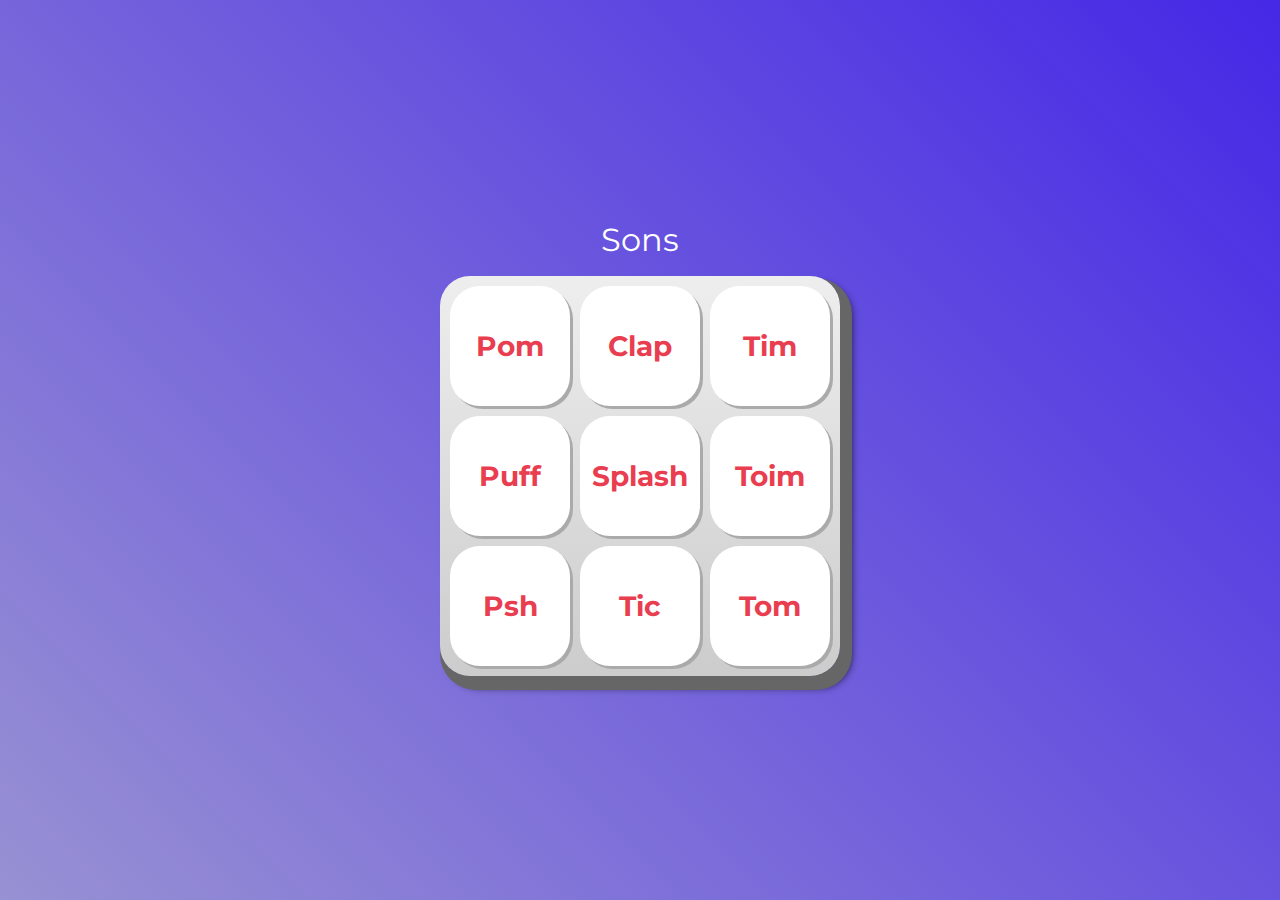
<file: Curso AluraMid/index.html>
<!DOCTYPE html>
<html lang="pt-BR">
<!--Curso JavaScript para Web: Crie páginas dinâmicas-->

<head>
    <meta charset="UTF-8">
    <meta http-equiv="X-UA-Compatible" content="IE=edge">
    <meta name="viewport" content="width=device-width, initial-scale=1.0">

    <title>Music</title>

    <link rel="preconnect" href="https://fonts.googleapis.com">
    <link rel="preconnect" href="https://fonts.gstatic.com" crossorigin>
    <link href="https://fonts.googleapis.com/css2?family=Montserrat:wght@500;600&display=swap" rel="stylesheet">

    <link rel="icon" type="image/png" href="images/bateria.png">
    <link rel="stylesheet" href="css/reset.css">
    <link rel="stylesheet" href="css/estilos.css">

</head>

<body>

    <h1>Sons</h1>

    <section class="teclado">
        <button class="tecla tecla_pom">Pom</button>
        <button class="tecla tecla_clap">Clap</button>
        <button class="tecla tecla_tim">Tim</button>

        <button class="tecla tecla_puff">Puff</button>
        <button class="tecla tecla_splash">Splash</button>
        <button class="tecla tecla_toim">Toim</button>

        <button class="tecla tecla_psh">Psh</button>
        <button class="tecla tecla_tic">Tic</button>
        <button class="tecla tecla_tom">Tom</button>
    </section>

    <audio src="sounds/keyq.wav" id="som_tecla_pom"></audio>
    <audio src="sounds/keyw.wav" id="som_tecla_clap"></audio>
    <audio src="sounds/keye.wav" id="som_tecla_tim"></audio>
    <audio src="sounds/keya.wav" id="som_tecla_puff"></audio>
    <audio src="sounds/keys.wav" id="som_tecla_splash"></audio>
    <audio src="sounds/keyd.wav" id="som_tecla_toim"></audio>
    <audio src="sounds/keyz.wav" id="som_tecla_psh"></audio>
    <audio src="sounds/keyx.wav" id="som_tecla_tic"></audio>
    <audio src="sounds/keyc.wav" id="som_tecla_tom"></audio>

    <script src="./main3.js"></script>

</body>

</html>
</file>
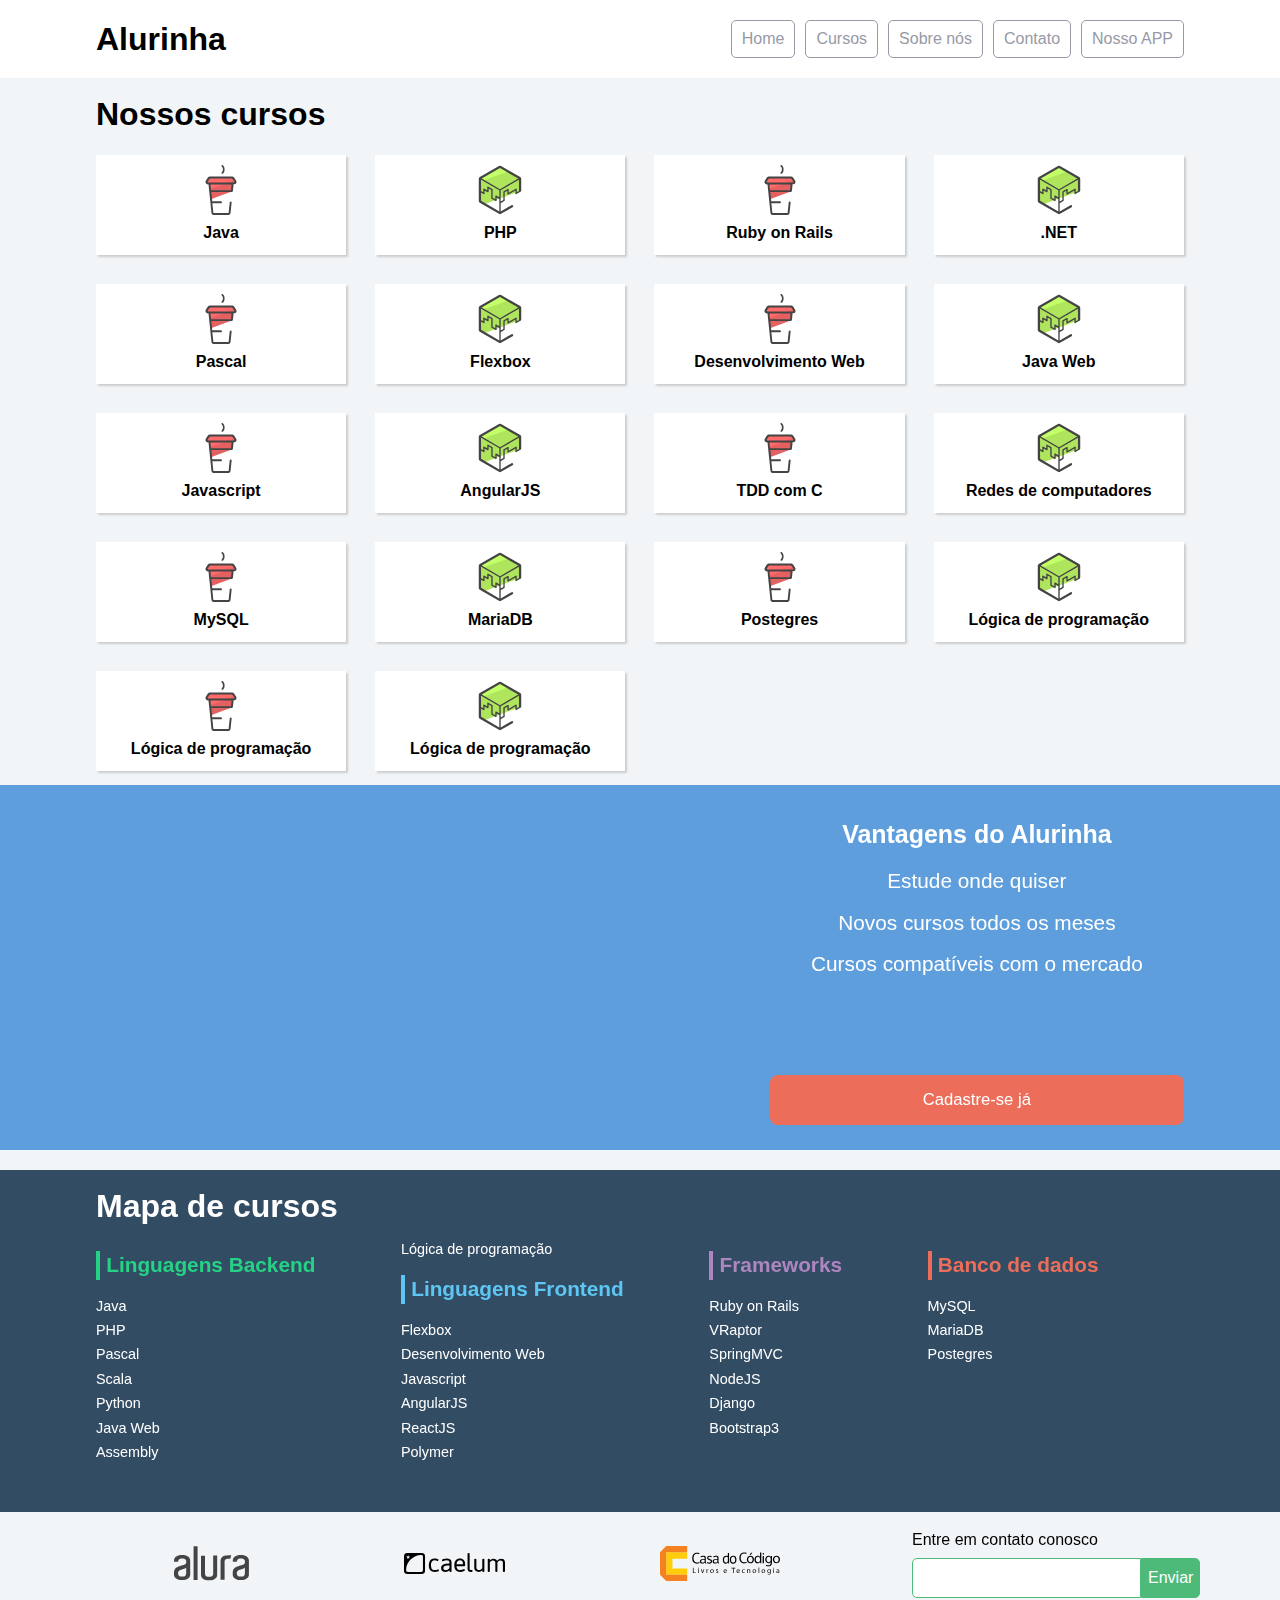
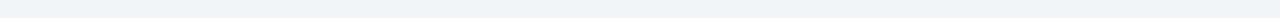
<file: Curso CSS Flexbox/index.html>
<!doctype html>
<html>
<head>
	<meta charset="utf-8">
	<meta name="viewport" content="width=device-width, initial-scale=1">
	<title>Alurinha | Cursos online</title>
	<link rel="stylesheet" href="css/reset.css">
	<link rel="stylesheet" href="css/style.css">
	<link rel="stylesheet" href="css/flexbox.css">
</head>
<body>

	<header class="cabecalhoPrincipal">
		<div class="container">
			<h1 class="cabecalhoPrincipal-titulo">
				<a href="#">Alurinha</a>
			</h1>

			<nav class="cabecalhoPrincipal-nav">
				<a class="cabecalhoPrincipal-nav-link" href="#">Home</a>
				<a class="cabecalhoPrincipal-nav-link" href="#">Cursos</a>
				<a class="cabecalhoPrincipal-nav-link" href="#">Sobre nós</a>
				<a class="cabecalhoPrincipal-nav-link" href="#">Contato</a>
				<a class="cabecalhoPrincipal-nav-link cabecalhoPrincipal-nav-link-app" href="#">Nosso APP</a>
			</nav>
		</div>

	</header>

	<main class="conteudoPrincipal">
		<div class="container">
			<h2 class="subtitulo">Nossos cursos</h2>

			<nav>
				<ul class="conteudoPrincipal-cursos">
					<li class="conteudoPrincipal-cursos-link"><a href="#">Java</a></li>
					<li class="conteudoPrincipal-cursos-link"><a href="#">PHP</a></li>
					<li class="conteudoPrincipal-cursos-link"><a href="#">Ruby on Rails</a></li>
					<li class="conteudoPrincipal-cursos-link"><a href="#">.NET</a></li>
					<li class="conteudoPrincipal-cursos-link"><a href="#">Pascal</a></li>
					<li class="conteudoPrincipal-cursos-link"><a href="#">Flexbox</a></li>
					<li class="conteudoPrincipal-cursos-link"><a href="#">Desenvolvimento Web</a></li>
					<li class="conteudoPrincipal-cursos-link"><a href="#">Java Web</a></li>
					<li class="conteudoPrincipal-cursos-link"><a href="#">Javascript</a></li>
					<li class="conteudoPrincipal-cursos-link"><a href="#">AngularJS</a></li>
					<li class="conteudoPrincipal-cursos-link"><a href="#">TDD com C</a></li>
					<li class="conteudoPrincipal-cursos-link"><a href="#">Redes de computadores</a></li>
					<li class="conteudoPrincipal-cursos-link"><a href="#">MySQL</a></li>
					<li class="conteudoPrincipal-cursos-link"><a href="#">MariaDB</a></li>
					<li class="conteudoPrincipal-cursos-link"><a href="#">Postegres</a></li>
					<li class="conteudoPrincipal-cursos-link"><a href="#">Lógica de programação</a></li>
					<li class="conteudoPrincipal-cursos-link"><a href="#">Lógica de programação</a></li>
					<li class="conteudoPrincipal-cursos-link"><a href="#">Lógica de programação</a></li>
				</ul>
			</nav>
		</div>

		<section class="videoSobre">
			<div class="container">
				<iframe class="videoSobre-video" width="560" height="315" src="https://www.youtube.com/embed/bIlOsJzBVaY?list=PLh2Y_pKOa4UcF1BYPJR3EIMRi3nWAUxIp" frameborder="0" allowfullscreen></iframe>
				
				<div class="videoSobre-sobre">
					<h2 class="videoSobre-sobre-title">Vantagens do Alurinha</h2>
					<ul class="videoSobre-sobre-list">
						<li class="videoSobre-sobre-item">Estude onde quiser</li>
						<li class="videoSobre-sobre-item">Novos cursos todos os meses</li>
						<li class="videoSobre-sobre-item">Cursos compatíveis com o mercado</li>
					</ul>
					<button class="videoSobre-button">Cadastre-se já</button>
				</div>
			</div>
		</section>

	</main>

	<footer class="rodapePrincipal">
		<div class="container">

			<section class="rodapePrincipal-navMap">
				<h3 class="subtitulo">Mapa de cursos</h3>
				<nav class="rodapePrincipal-navMap-list">

					<h4 class="navmap-list-title navmap-list-title-backend">Linguagens Backend</h4>
					<a class="rodapePrincipal-navMap-link" href="#">Java</a>
					<a class="rodapePrincipal-navMap-link" href="#">PHP</a>
					<a class="rodapePrincipal-navMap-link" href="#">Pascal</a>
					<a class="rodapePrincipal-navMap-link" href="#">Scala</a>
					<a class="rodapePrincipal-navMap-link" href="#">Python</a>
					<a class="rodapePrincipal-navMap-link" href="#">Java Web</a>
					<a class="rodapePrincipal-navMap-link" href="#">Assembly</a>
					<a class="rodapePrincipal-navMap-link" href="#">Lógica de programação</a>

					<h4 class="navmap-list-title navmap-list-title-frontend">Linguagens Frontend</h4>
					<a class="rodapePrincipal-navMap-link" href="#">Flexbox</a>
					<a class="rodapePrincipal-navMap-link" href="#">Desenvolvimento Web</a>
					<a class="rodapePrincipal-navMap-link" href="#">Javascript</a>
					<a class="rodapePrincipal-navMap-link" href="#">AngularJS</a>
					<a class="rodapePrincipal-navMap-link" href="#">ReactJS</a>
					<a class="rodapePrincipal-navMap-link" href="#">Polymer</a>
					
					<h4 class="navmap-list-title navmap-list-title-framework">Frameworks</h4>
					<a class="rodapePrincipal-navMap-link" href="#">Ruby on Rails</a>
					<a class="rodapePrincipal-navMap-link" href="#">VRaptor</a>
					<a class="rodapePrincipal-navMap-link" href="#">SpringMVC</a>
					<a class="rodapePrincipal-navMap-link" href="#">NodeJS</a>
					<a class="rodapePrincipal-navMap-link" href="#">Django</a>
					<a class="rodapePrincipal-navMap-link" href="#">Bootstrap3</a>

					<h4 class="navmap-list-title navmap-list-title-bancoDeDados">Banco de dados</h4>
					<a class="rodapePrincipal-navMap-link" href="#">MySQL</a>
					<a class="rodapePrincipal-navMap-link" href="#">MariaDB</a>
					<a class="rodapePrincipal-navMap-link" href="#">Postegres</a>

				</nav>
			</section>

		</div>

		<section class="rodapePrincipal-patrocinadores">
			<div class="container">
				<ul class="rodapePrincipal-patrocinadores-list">
					<li>
						<a class="rodapePrincipal-patrocinadores-list-link patrocinadores-list-link-alura" href="#">
							<img src="img/logos/alura.svg" alt="Logo da Alura">
						</a>
					</li>
					<li>
						<a class="rodapePrincipal-patrocinadores-list-link patrocinadores-list-link-caelum" href="#">
							<img src="img/logos/caelum.svg" alt="Logo da Caelum">
						</a>
					</li>
					<li>
						<a class="rodapePrincipal-patrocinadores-list-link patrocinadores-list-link-casaDoCodigo" href="#">
							<img src="img/logos/cdc.svg" alt="Logo da Casa do Código">
						</a>
					</li>
				</ul>
				<form class="rodapePrincipal-contatoForm" action="#">
					<fieldset>
						<legend class="rodapePrincipal-contatoForm-legend" for="email-contato">Entre em contato conosco</legend>
						<div class="rodapePrincipal-contatoForm-fieldset"> 
							<input class="rodapePrincipal-contatoForm-emailInput" type="email" name="email-contato" id="email-contato">
							<button class="rodapePrincipal-contatoForm-submit" type="submit">Enviar</button>
						</div>
					</fieldset>
				</form>
			</div>
		</section>
	</footer>

</body>
</html>
</file>
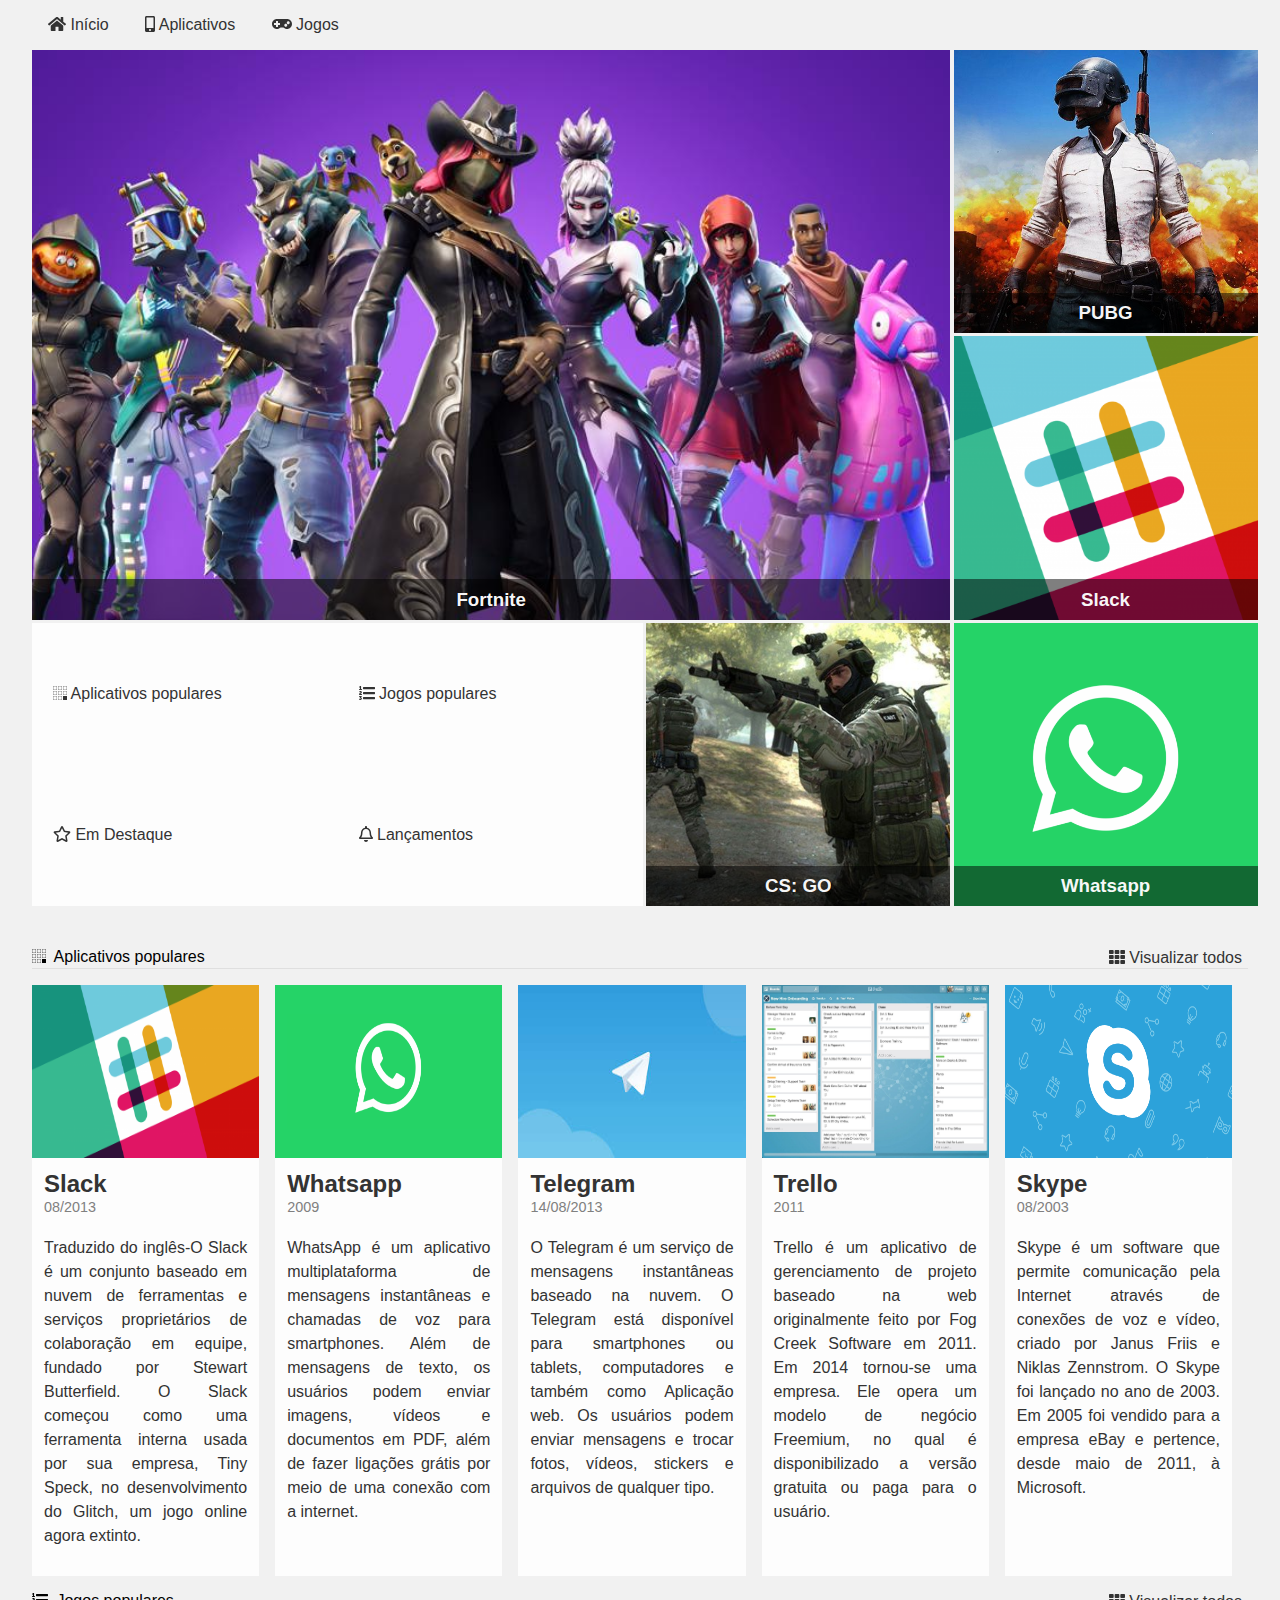
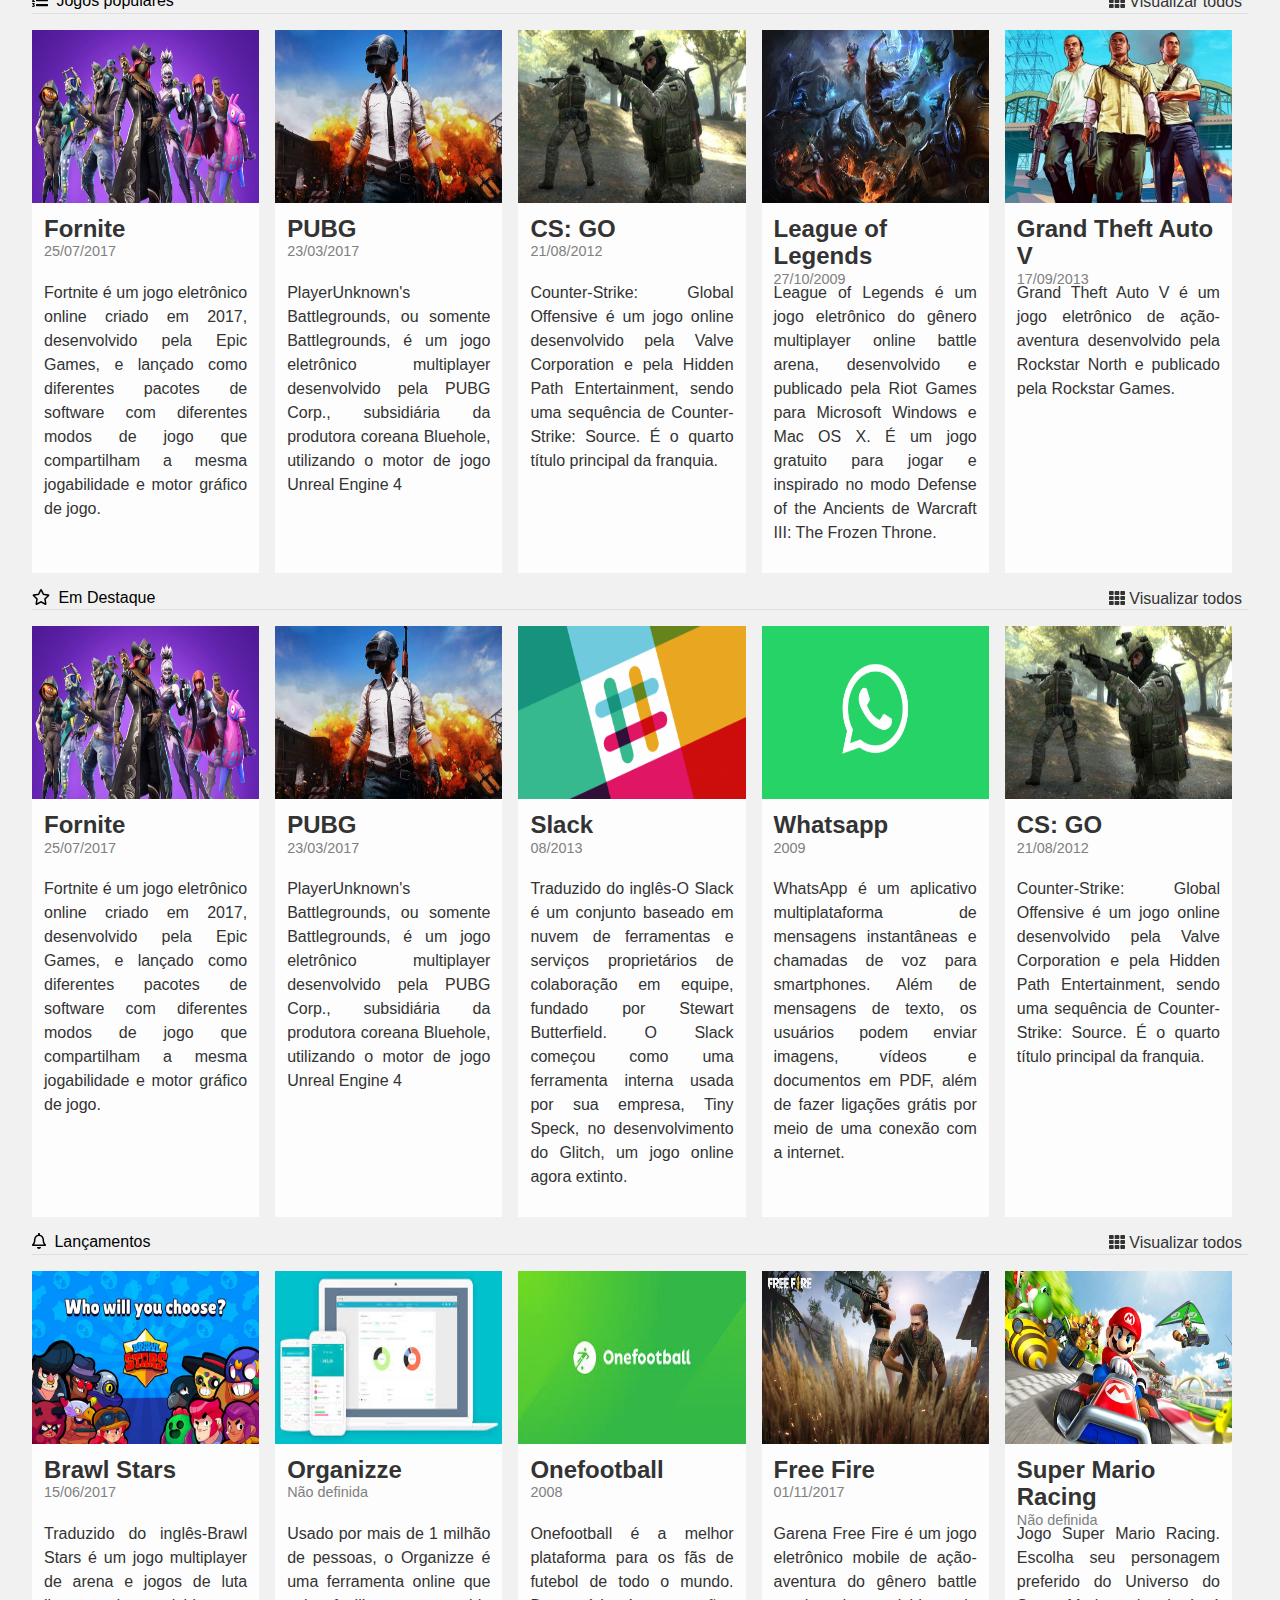
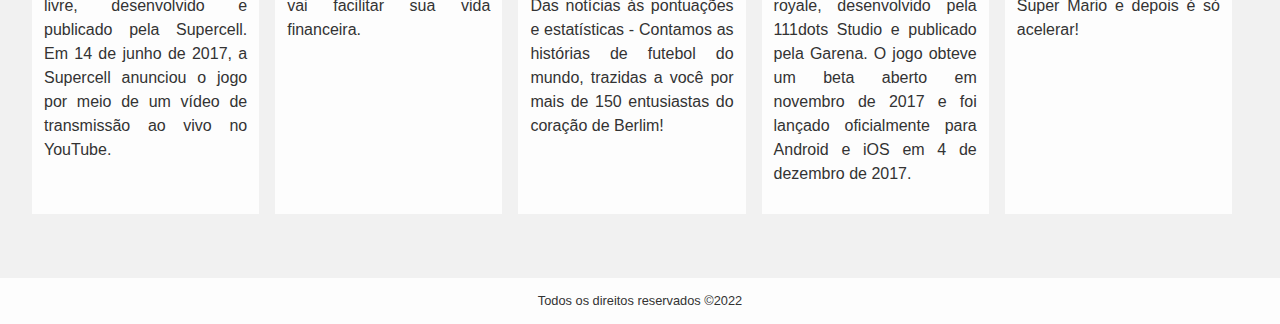
<file: Curso CSS Grid/index.html>
<!DOCTYPE html>
<html lang="en">

<head>
    <meta charset="UTF-8">
    <meta name="viewport" content="width=device-width, initial-scale=1.0">
    <meta http-equiv="X-UA-Compatible" content="ie=edge">
    <title>Alura Store | Baixe nossos aplicativos e jogos</title>
    <link href="./assets/css/normalize.css" rel="stylesheet">
    <link href="./assets/css/reset.css" rel="stylesheet">
    <link href="./assets/css/style.css" rel="stylesheet">
    <link href="./assets/css/destaques.css" rel="stylesheet">
    <link href="./assets/css/populares.css" rel="stylesheet">
    <link href="./assets/css/menu.css" rel="stylesheet">
    <link href="./assets/css/responsivo.css" rel="stylesheet">
</head>

<body class="app">
    <header class="cabecalho">
        <nav class="menu">
            <ul class="menu__lista">
                <li class="menu__item">
                    <a class="menu__link ativo" href="#">
                        <i class="fas fa-home"></i>
                        Início
                    </a>
                    <a class="menu__link" href="#">
                        <i class="fas fa-mobile-alt"></i>
                        Aplicativos</a>
                    <a class="menu__link" href="#">
                        <i class="fas fa-gamepad"></i>
                        Jogos
                    </a>
                </li>
            </ul>
        </nav>
    </header>
    <main class="conteudo">
        <section class="destaques">
            <div class="destaques__principal caixa">
                <h3 class="destaques__titulo">Fortnite</h3>
            </div>
            <div class="destaques__secundario caixa">
                <h3 class="destaques__titulo">PUBG</h3>
            </div>
            <div class="destaques__secundario caixa">
                <h3 class="destaques__titulo">Slack</h3>
            </div>
            <div class="destaques__secundario caixa">
                <h3 class="destaques__titulo">Whatsapp</h3>
            </div>
            <div class="destaques__secundario caixa">
                <h3 class="destaques__titulo">CS: GO</h3>
            </div>
            <div class="destaques__categorias">
                <ul class="destaques__categorias___lista">
                    <li class="destaques__categorias___item">
                        <a class="destaques__categorias___link" href="#">
                            <i class="destaques__categorias___icone fab fa-buromobelexperte"></i>
                            Aplicativos populares
                        </a>
                    </li>
                    <li class="destaques__categorias___item">
                        <a class="destaques__categorias___link" href="#">
                            <i class="fas fa-list-ol"></i>
                            Jogos populares
                        </a>
                    </li>
                    <li class="destaques__categorias___item">
                        <a class="destaques__categorias___link" href="#">
                            <i class="far fa-star"></i>
                            Em Destaque
                        </a>
                    </li>
                    <li class="destaques__categorias___item">
                        <a class="destaques__categorias___link" href="#">
                            <i class="far fa-bell"></i>
                            Lançamentos
                        </a>
                    </li>
                </ul>
            </div>
        </section>
        <section class="populares">
            <div class="populares__itens">
                <div class="populares__info">
                    <div class="populares__cabecalho">
                        <h4 class="populares__titulo">
                            <i class="populares__icone fab fa-buromobelexperte"></i>
                            Aplicativos populares
                        </h4>
                        <button class="populares__botao">
                            <i class="fas fa-th"></i>
                            Visualizar todos
                        </button>
                    </div>
                </div>
                <div class="populares__conteudo">
                    <div class="populares__card">
                        <img class="populares__card___imagem" src="./assets/img/slack.png">
                        <div class="populares__card___corpo">
                            <div class="populares__card___cabecalho">
                                <h5 class="populares__card___titulo">Slack</h5>
                                <time class="populares__card___data" datetime="2013-08-01">08/2013</time>
                            </div>
                            <div class="populares__card___descricao">
                                Traduzido do inglês-O Slack é um conjunto baseado em nuvem de ferramentas e serviços
                                proprietários de colaboração em equipe, fundado por Stewart Butterfield. O Slack começou
                                como uma ferramenta interna usada por sua empresa, Tiny Speck, no desenvolvimento do
                                Glitch, um jogo online agora extinto.
                            </div>
                        </div>
                    </div>
                    <div class="populares__card">
                        <img class="populares__card___imagem" src="./assets/img/whatsapp.png">
                        <div class="populares__card___corpo">
                            <div class="populares__card___cabecalho">
                                <h5 class="populares__card___titulo">Whatsapp</h5>
                                <time class="populares__card___data" datetime="20090-01-01">2009</time>
                            </div>
                            <div class="populares__card___descricao">
                                WhatsApp é um aplicativo multiplataforma de mensagens instantâneas e chamadas de voz
                                para smartphones. Além de mensagens de texto, os usuários podem enviar imagens, vídeos e
                                documentos em PDF, além de fazer ligações grátis por meio de uma conexão com a internet.
                            </div>
                        </div>
                    </div>
                    <div class="populares__card">
                        <img class="populares__card___imagem" src="./assets/img/telegram.jpeg">
                        <div class="populares__card___corpo">
                            <div class="populares__card___cabecalho">
                                <h5 class="populares__card___titulo">Telegram</h5>
                                <time class="populares__card___data" datetime="2013-08-14">14/08/2013</time>
                            </div>
                            <div class="populares__card___descricao">
                                O Telegram é um serviço de mensagens instantâneas baseado na nuvem. O Telegram está
                                disponível para smartphones ou tablets, computadores e também como Aplicação web. Os
                                usuários podem enviar mensagens e trocar fotos, vídeos, stickers e arquivos de qualquer
                                tipo.
                            </div>
                        </div>
                    </div>
                    <div class="populares__card">
                        <img class="populares__card___imagem" src="./assets/img/trello.jpg">
                        <div class="populares__card___corpo">
                            <div class="populares__card___cabecalho">
                                <h5 class="populares__card___titulo">Trello</h5>
                                <time class="populares__card___data" datetime="2011-01-01">2011</time>
                            </div>
                            <div class="populares__card___descricao">
                                Trello é um aplicativo de gerenciamento de projeto baseado na web originalmente feito
                                por Fog Creek Software em 2011. Em 2014 tornou-se uma empresa. Ele opera um modelo de
                                negócio Freemium, no qual é disponibilizado a versão gratuita ou paga para o usuário.
                            </div>
                        </div>
                    </div>
                    <div class="populares__card">
                        <img class="populares__card___imagem" src="./assets/img/skype.png">
                        <div class="populares__card___corpo">
                            <div class="populares__card___cabecalho">
                                <h5 class="populares__card___titulo">Skype</h5>
                                <time class="populares__card___data" datetime="2003-08-01">08/2003</time>
                            </div>
                            <div class="populares__card___descricao">
                                Skype é um software que permite comunicação pela Internet através de conexões de voz e
                                vídeo, criado por Janus Friis e Niklas Zennstrom. O Skype foi lançado no ano de 2003. Em
                                2005 foi vendido para a empresa eBay e pertence, desde maio de 2011, à Microsoft.
                            </div>
                        </div>
                    </div>
                </div>
            </div>
            <div class="populares__itens">
                <div class="populares__info">
                    <div class="populares__cabecalho">
                        <h4 class="populares__titulo">
                            <i class="populares__icone fas fa-list-ol"></i>
                            Jogos populares
                        </h4>
                        <button class="populares__botao">
                            <i class="fas fa-th"></i>
                            Visualizar todos
                        </button>
                    </div>
                </div>
                <div class="populares__conteudo">
                    <div class="populares__card">
                        <img class="populares__card___imagem" src="./assets/img/fortnite.jpg">
                        <div class="populares__card___corpo">
                            <div class="populares__card___cabecalho">
                                <h5 class="populares__card___titulo">Fornite</h5>
                                <time class="populares__card___data" datetime="2017-07-25">25/07/2017</time>
                            </div>
                            <div class="populares__card___descricao">
                                Fortnite é um jogo eletrônico online criado em 2017, desenvolvido pela Epic Games, e
                                lançado como diferentes pacotes de software com diferentes modos de jogo que
                                compartilham a mesma jogabilidade e motor gráfico de jogo.
                            </div>
                        </div>
                    </div>
                    <div class="populares__card">
                        <img class="populares__card___imagem" src="./assets/img/pubg.jpg">
                        <div class="populares__card___corpo">
                            <div class="populares__card___cabecalho">
                                <h5 class="populares__card___titulo">PUBG</h5>
                                <time class="populares__card___data" datetime="2017-03-23">23/03/2017</time>
                            </div>
                            <div class="populares__card___descricao">
                                PlayerUnknown's Battlegrounds, ou somente Battlegrounds, é um jogo eletrônico
                                multiplayer desenvolvido pela PUBG Corp., subsidiária da produtora coreana Bluehole,
                                utilizando o motor de jogo Unreal Engine 4
                            </div>
                        </div>
                    </div>
                    <div class="populares__card">
                        <img class="populares__card___imagem" src="./assets/img/cs-go.jpg">
                        <div class="populares__card___corpo">
                            <div class="populares__card___cabecalho">
                                <h5 class="populares__card___titulo">CS: GO</h5>
                                <time class="populares__card___data" datetime="2012-08-21">21/08/2012</time>
                            </div>
                            <div class="populares__card___descricao">
                                Counter-Strike: Global Offensive é um jogo online desenvolvido pela Valve Corporation e
                                pela Hidden Path Entertainment, sendo uma sequência de Counter-Strike: Source. É o
                                quarto título principal da franquia.
                            </div>
                        </div>
                    </div>
                    <div class="populares__card">
                        <img class="populares__card___imagem" src="./assets/img/lol.jpg">
                        <div class="populares__card___corpo">
                            <div class="populares__card___cabecalho">
                                <h5 class="populares__card___titulo">League of Legends</h5>
                                <time class="populares__card___data" datetime="2009-10-27">27/10/2009</time>
                            </div>
                            <div class="populares__card___descricao">
                                League of Legends é um jogo eletrônico do gênero multiplayer online battle arena,
                                desenvolvido e publicado pela Riot Games para Microsoft Windows e Mac OS X. É um jogo
                                gratuito para jogar e inspirado no modo Defense of the Ancients de Warcraft III: The
                                Frozen Throne.
                            </div>
                        </div>
                    </div>
                    <div class="populares__card">
                        <img class="populares__card___imagem" src="./assets/img/gta-v.jpg">
                        <div class="populares__card___corpo">
                            <div class="populares__card___cabecalho">
                                <h5 class="populares__card___titulo">Grand Theft Auto V</h5>
                                <time class="populares__card___data" datetime="2013-09-17">17/09/2013</time>
                            </div>
                            <div class="populares__card___descricao">
                                Grand Theft Auto V é um jogo eletrônico de ação-aventura desenvolvido pela Rockstar
                                North e publicado pela Rockstar Games.
                            </div>
                        </div>
                    </div>
                </div>
            </div>
            <div class="populares__itens">
                <div class="populares__info">
                    <div class="populares__cabecalho">
                        <h4 class="populares__titulo">
                            <i class="populares__icone far fa-star"></i>
                            Em Destaque
                        </h4>
                        <button class="populares__botao">
                            <i class="fas fa-th"></i>
                            Visualizar todos
                        </button>
                    </div>
                </div>
                <div class="populares__conteudo">
                    <div class="populares__card">
                        <img class="populares__card___imagem" src="./assets/img/fortnite.jpg">
                        <div class="populares__card___corpo">
                            <div class="populares__card___cabecalho">
                                <h5 class="populares__card___titulo">Fornite</h5>
                                <time class="populares__card___data" datetime="2017-07-25">25/07/2017</time>
                            </div>
                            <div class="populares__card___descricao">
                                Fortnite é um jogo eletrônico online criado em 2017, desenvolvido pela Epic Games, e
                                lançado como diferentes pacotes de software com diferentes modos de jogo que
                                compartilham a mesma jogabilidade e motor gráfico de jogo.
                            </div>
                        </div>
                    </div>
                    <div class="populares__card">
                        <img class="populares__card___imagem" src="./assets/img/pubg.jpg">
                        <div class="populares__card___corpo">
                            <div class="populares__card___cabecalho">
                                <h5 class="populares__card___titulo">PUBG</h5>
                                <time class="populares__card___data" datetime="2017-03-23">23/03/2017</time>
                            </div>
                            <div class="populares__card___descricao">
                                PlayerUnknown's Battlegrounds, ou somente Battlegrounds, é um jogo eletrônico
                                multiplayer desenvolvido pela PUBG Corp., subsidiária da produtora coreana Bluehole,
                                utilizando o motor de jogo Unreal Engine 4
                            </div>
                        </div>
                    </div>
                    <div class="populares__card">
                        <img class="populares__card___imagem" src="./assets/img/slack.png">
                        <div class="populares__card___corpo">
                            <div class="populares__card___cabecalho">
                                <h5 class="populares__card___titulo">Slack</h5>
                                <time class="populares__card___data" datetime="2013-08-01">08/2013</time>
                            </div>
                            <div class="populares__card___descricao">
                                Traduzido do inglês-O Slack é um conjunto baseado em nuvem de ferramentas e serviços
                                proprietários de colaboração em equipe, fundado por Stewart Butterfield. O Slack começou
                                como uma ferramenta interna usada por sua empresa, Tiny Speck, no desenvolvimento do
                                Glitch, um jogo online agora extinto.
                            </div>
                        </div>
                    </div>
                    <div class="populares__card">
                        <img class="populares__card___imagem" src="./assets/img/whatsapp.png">
                        <div class="populares__card___corpo">
                            <div class="populares__card___cabecalho">
                                <h5 class="populares__card___titulo">Whatsapp</h5>
                                <time class="populares__card___data" datetime="20090-01-01">2009</time>
                            </div>
                            <div class="populares__card___descricao">
                                WhatsApp é um aplicativo multiplataforma de mensagens instantâneas e chamadas de voz
                                para smartphones. Além de mensagens de texto, os usuários podem enviar imagens, vídeos e
                                documentos em PDF, além de fazer ligações grátis por meio de uma conexão com a internet.
                            </div>
                        </div>
                    </div>
                    <div class="populares__card">
                        <img class="populares__card___imagem" src="./assets/img/cs-go.jpg">
                        <div class="populares__card___corpo">
                            <div class="populares__card___cabecalho">
                                <h5 class="populares__card___titulo">CS: GO</h5>
                                <time class="populares__card___data" datetime="2012-08-21">21/08/2012</time>
                            </div>
                            <div class="populares__card___descricao">
                                Counter-Strike: Global Offensive é um jogo online desenvolvido pela Valve Corporation e
                                pela Hidden Path Entertainment, sendo uma sequência de Counter-Strike: Source. É o
                                quarto título principal da franquia.
                            </div>
                        </div>
                    </div>
                </div>
            </div>
            <div class="populares__itens">
                <div class="populares__info">
                    <div class="populares__cabecalho">
                        <h4 class="populares__titulo">
                            <i class="populares__icone far fa-bell"></i>
                            Lançamentos
                        </h4>
                        <button class="populares__botao">
                            <i class="fas fa-th"></i>
                            Visualizar todos
                        </button>
                    </div>
                </div>
                <div class="populares__conteudo">
                    <div class="populares__card">
                        <img class="populares__card___imagem" src="./assets/img/brawl-stars.jpg">
                        <div class="populares__card___corpo">
                            <div class="populares__card___cabecalho">
                                <h5 class="populares__card___titulo">Brawl Stars</h5>
                                <time class="populares__card___data" datetime="2017-06-15">15/06/2017</time>
                            </div>
                            <div class="populares__card___descricao">
                                Traduzido do inglês-Brawl Stars é um jogo multiplayer de arena e jogos de luta livre,
                                desenvolvido e publicado pela Supercell. Em 14 de junho de 2017, a Supercell anunciou o
                                jogo por meio de um vídeo de transmissão ao vivo no YouTube.
                            </div>
                        </div>
                    </div>
                    <div class="populares__card">
                        <img class="populares__card___imagem" src="./assets/img/organizze.jpeg">
                        <div class="populares__card___corpo">
                            <div class="populares__card___cabecalho">
                                <h5 class="populares__card___titulo">Organizze</h5>
                                <time class="populares__card___data" datetime="">Não definida</time>
                            </div>
                            <div class="populares__card___descricao">
                                Usado por mais de 1 milhão de pessoas, o Organizze é uma ferramenta online que vai
                                facilitar sua vida financeira.
                            </div>
                        </div>
                    </div>
                    <div class="populares__card">
                        <img class="populares__card___imagem" src="./assets/img/onefotball.jpeg">
                        <div class="populares__card___corpo">
                            <div class="populares__card___cabecalho">
                                <h5 class="populares__card___titulo">Onefootball</h5>
                                <time class="populares__card___data" datetime="2008-01-01">2008</time>
                            </div>
                            <div class="populares__card___descricao">
                                Onefootball é a melhor plataforma para os fãs de futebol de todo o mundo. Das notícias
                                às pontuações e estatísticas - Contamos as histórias de futebol do mundo, trazidas a
                                você por mais de 150 entusiastas do coração de Berlim!
                            </div>
                        </div>
                    </div>
                    <div class="populares__card">
                        <img class="populares__card___imagem" src="./assets/img/free-fire.jpg">
                        <div class="populares__card___corpo">
                            <div class="populares__card___cabecalho">
                                <h5 class="populares__card___titulo">Free Fire</h5>
                                <time class="populares__card___data" datetime="2017-11-01">01/11/2017</time>
                            </div>
                            <div class="populares__card___descricao">
                                Garena Free Fire é um jogo eletrônico mobile de ação-aventura do gênero battle royale,
                                desenvolvido pela 111dots Studio e publicado pela Garena. O jogo obteve um beta aberto
                                em novembro de 2017 e foi lançado oficialmente para Android e iOS em 4 de dezembro de
                                2017.
                            </div>
                        </div>
                    </div>
                    <div class="populares__card">
                        <img class="populares__card___imagem" src="./assets/img/mario-kart.jpg">
                        <div class="populares__card___corpo">
                            <div class="populares__card___cabecalho">
                                <h5 class="populares__card___titulo">Super Mario Racing</h5>
                                <time class="populares__card___data" datetime="">Não definida</time>
                            </div>
                            <div class="populares__card___descricao">
                                Jogo Super Mario Racing. Escolha seu personagem preferido do Universo do Super Mario e
                                depois é só acelerar!
                            </div>
                        </div>
                    </div>
                </div>
            </div>
        </section>
    </main>
    <footer class="rodape">Todos os direitos reservados &copy;2022</footer>
    <script src="./assets/js/fontawesome.all.min.js"></script>
</body>

</html>
</file>
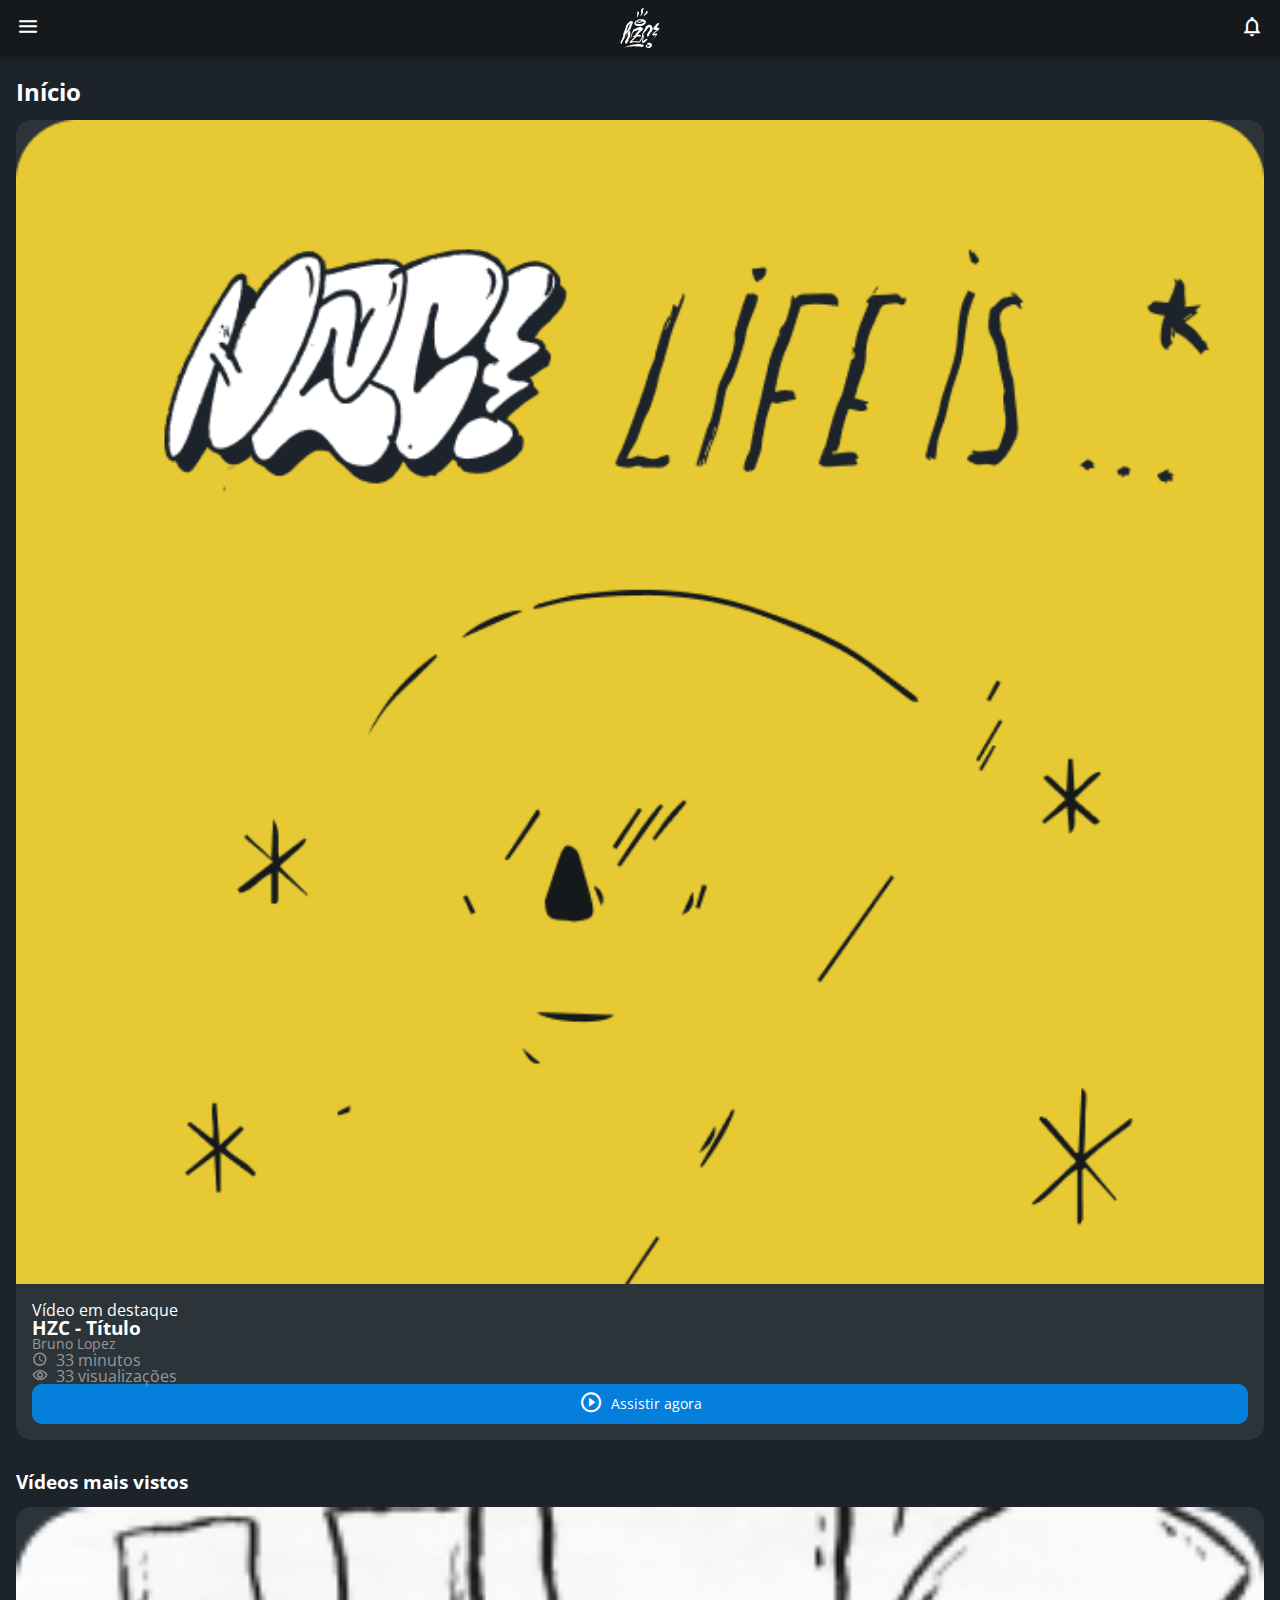
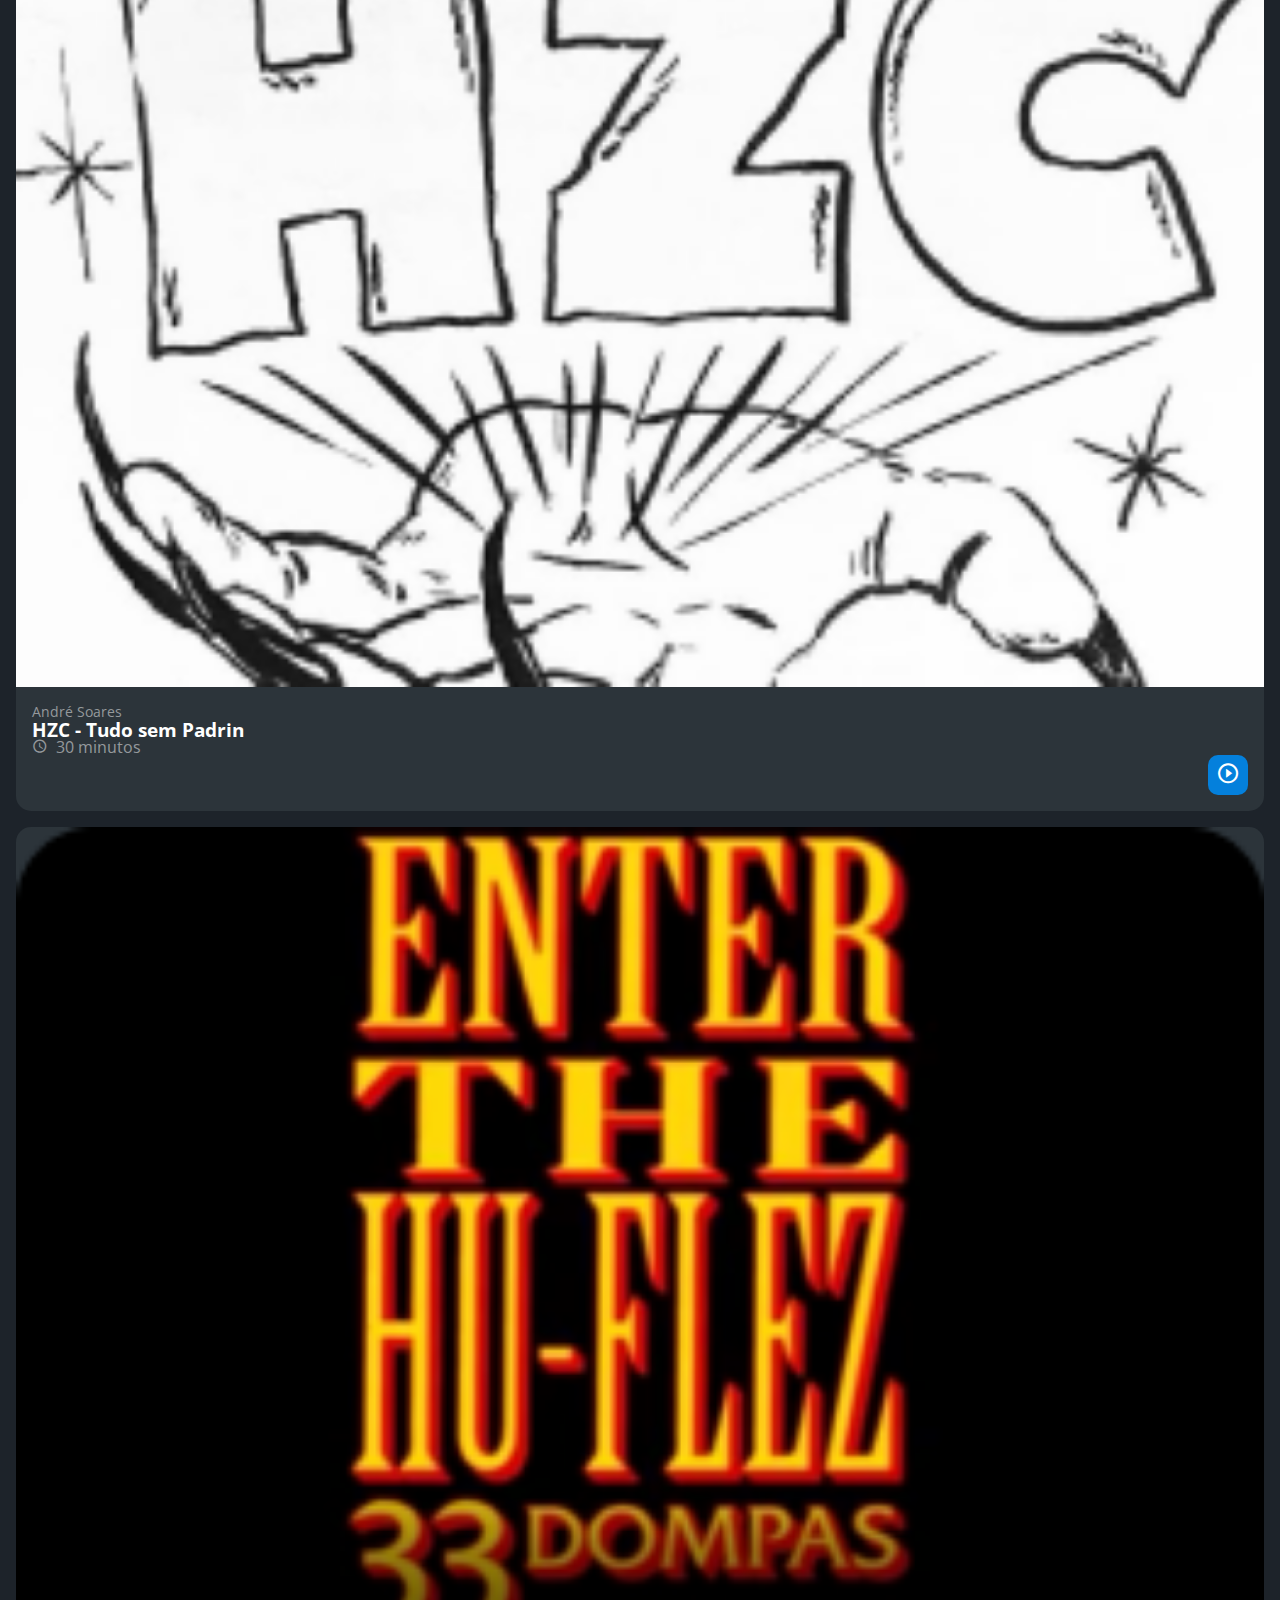
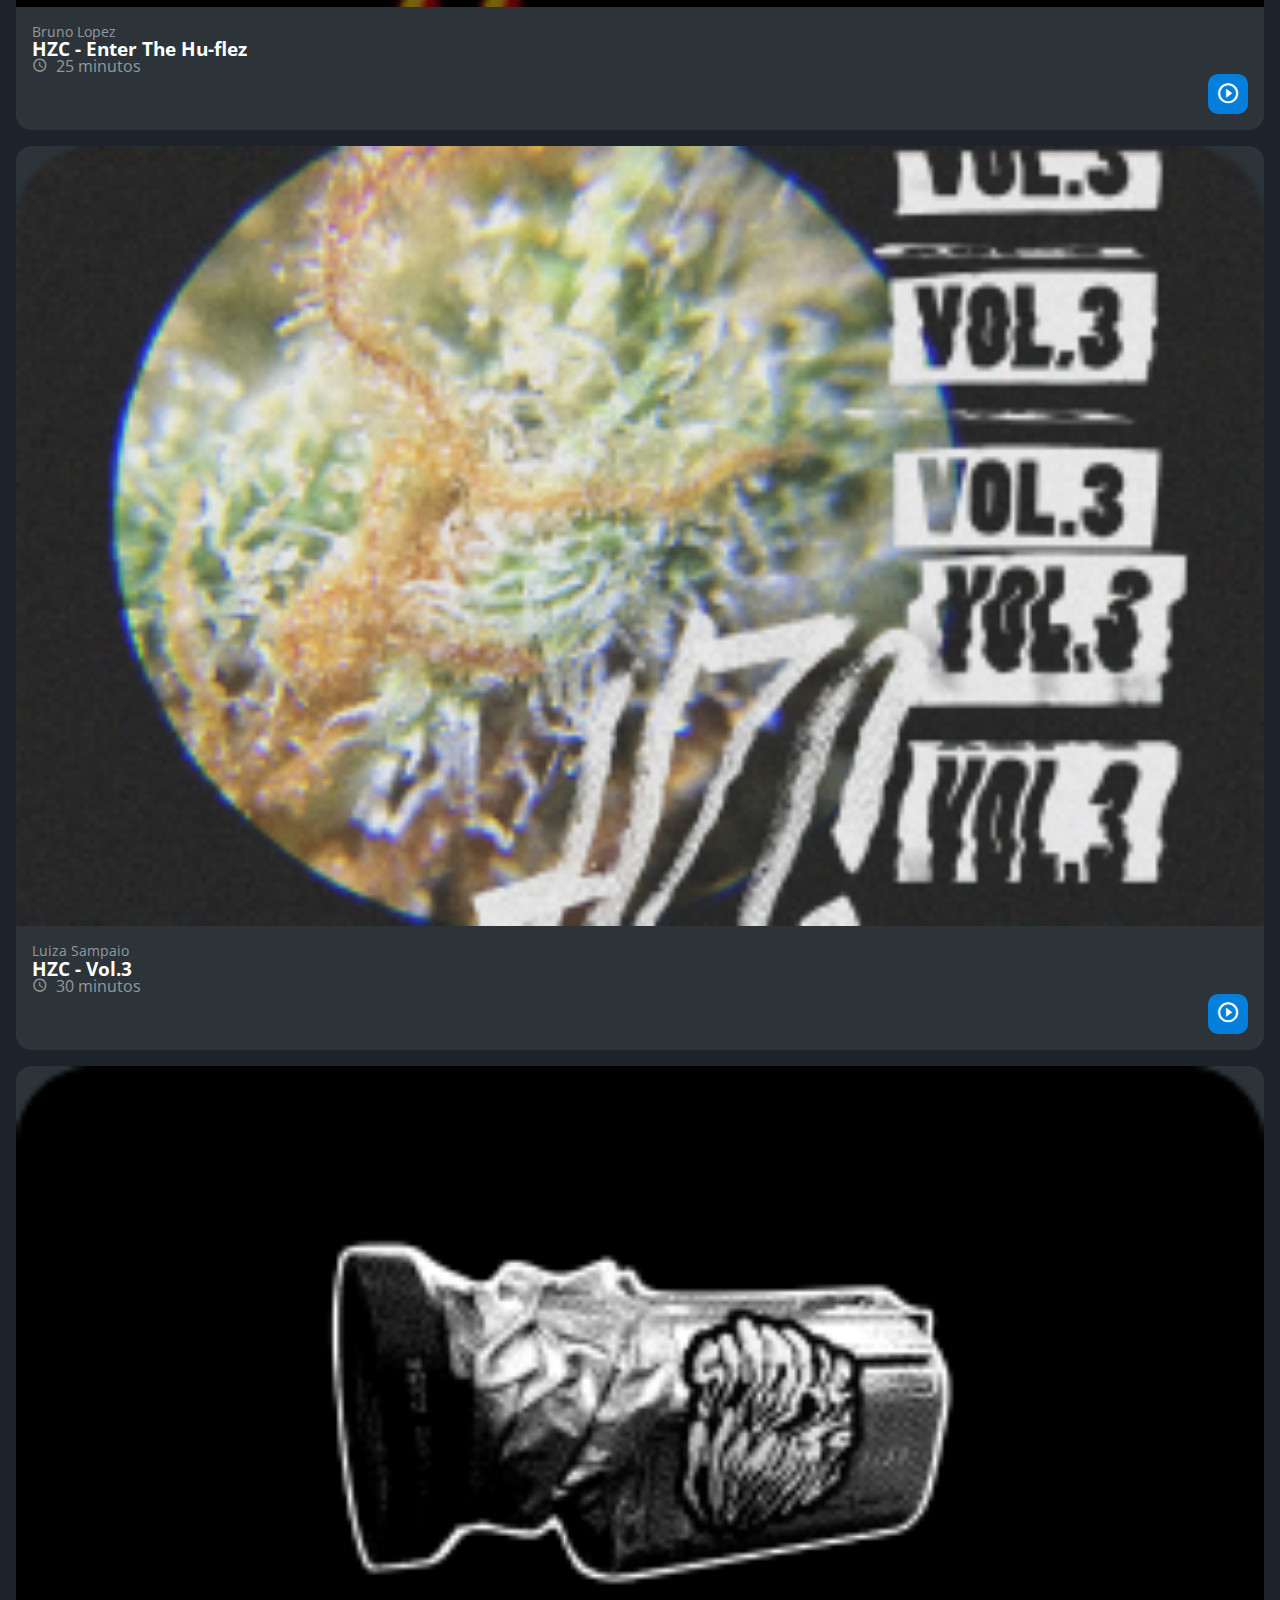
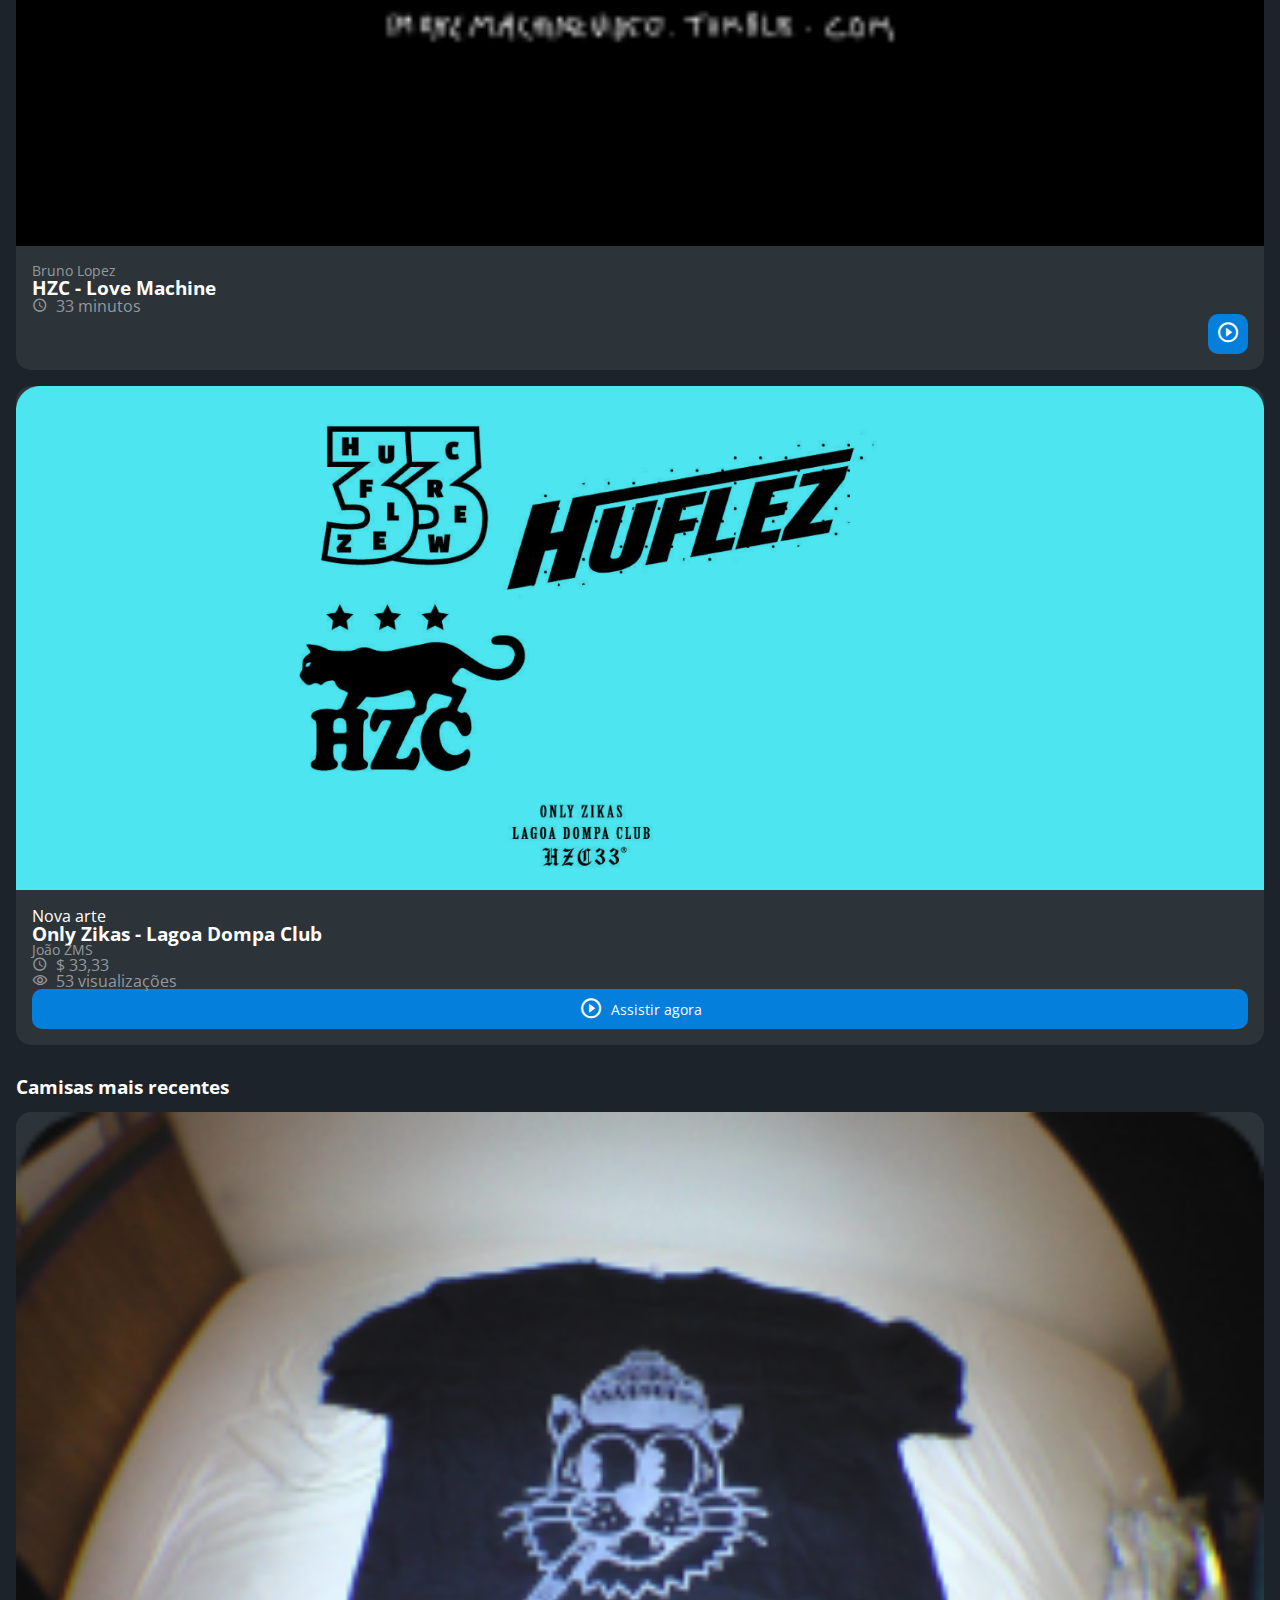
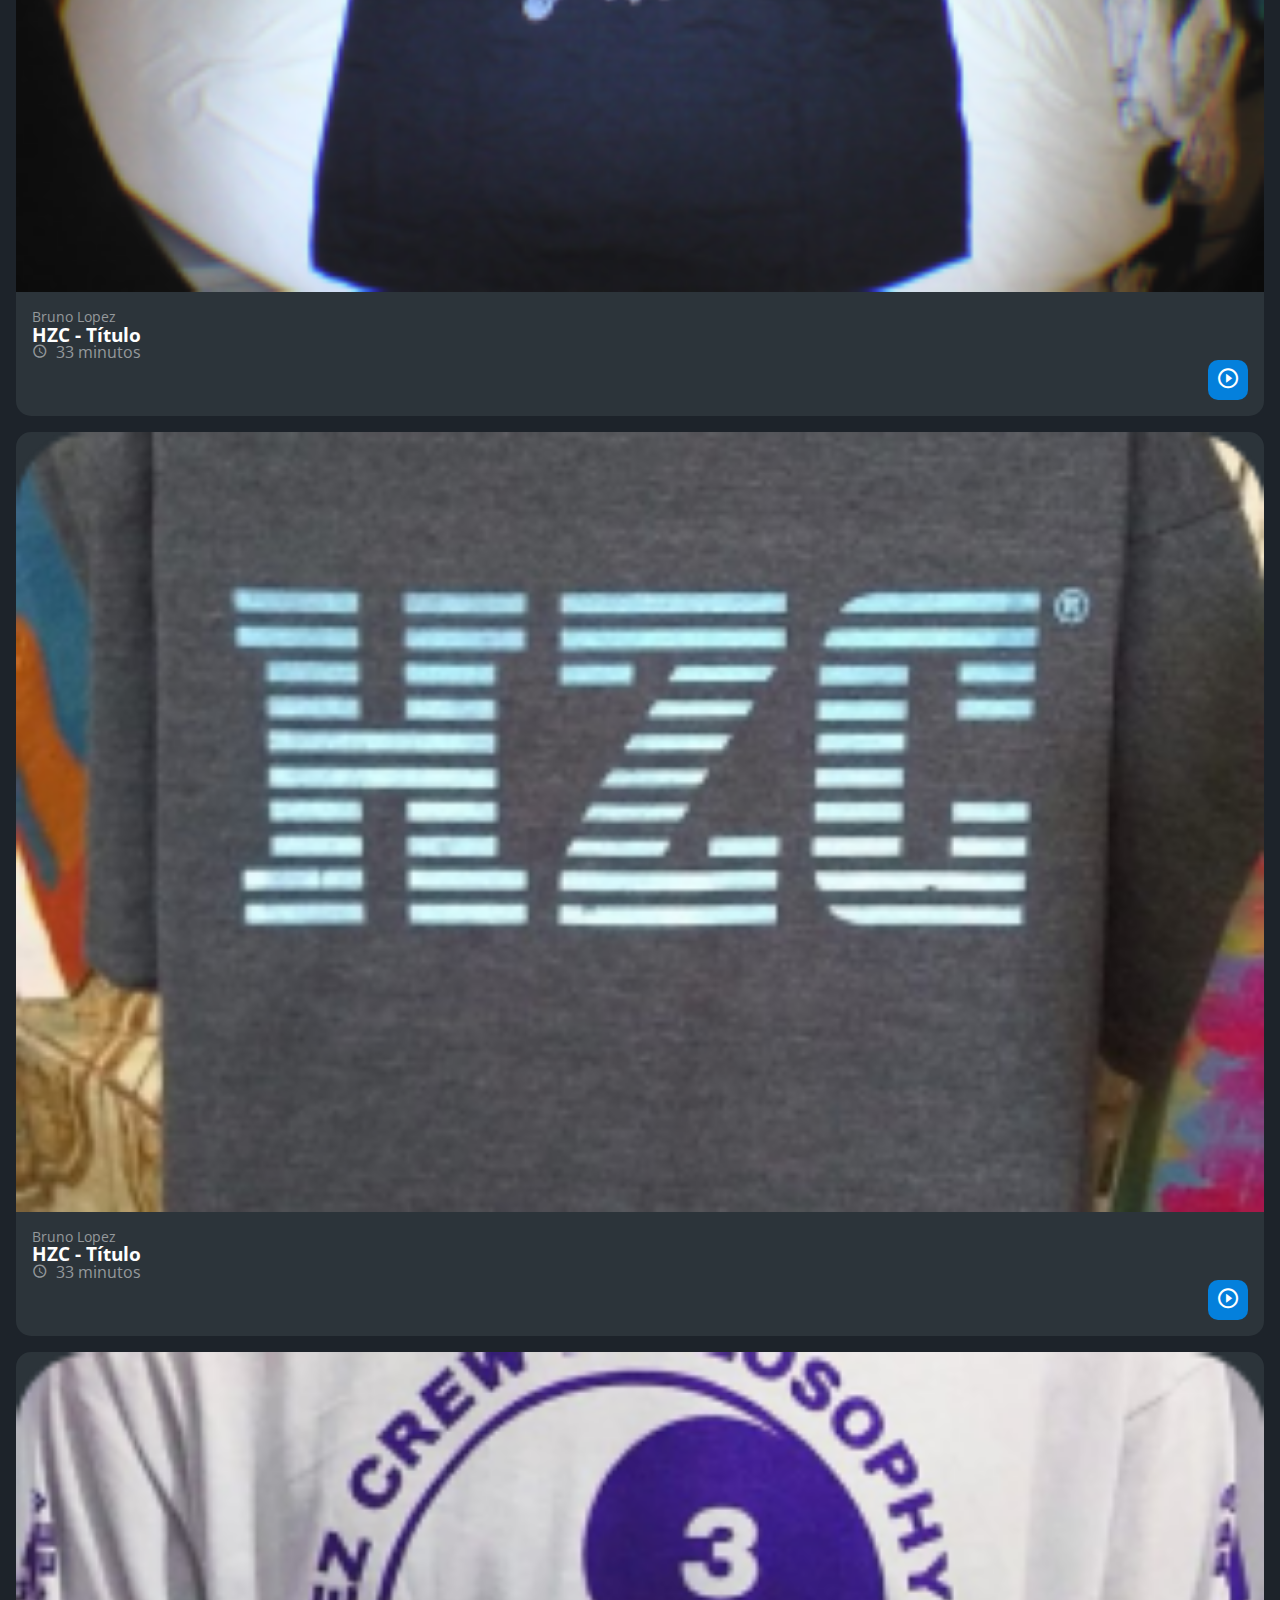
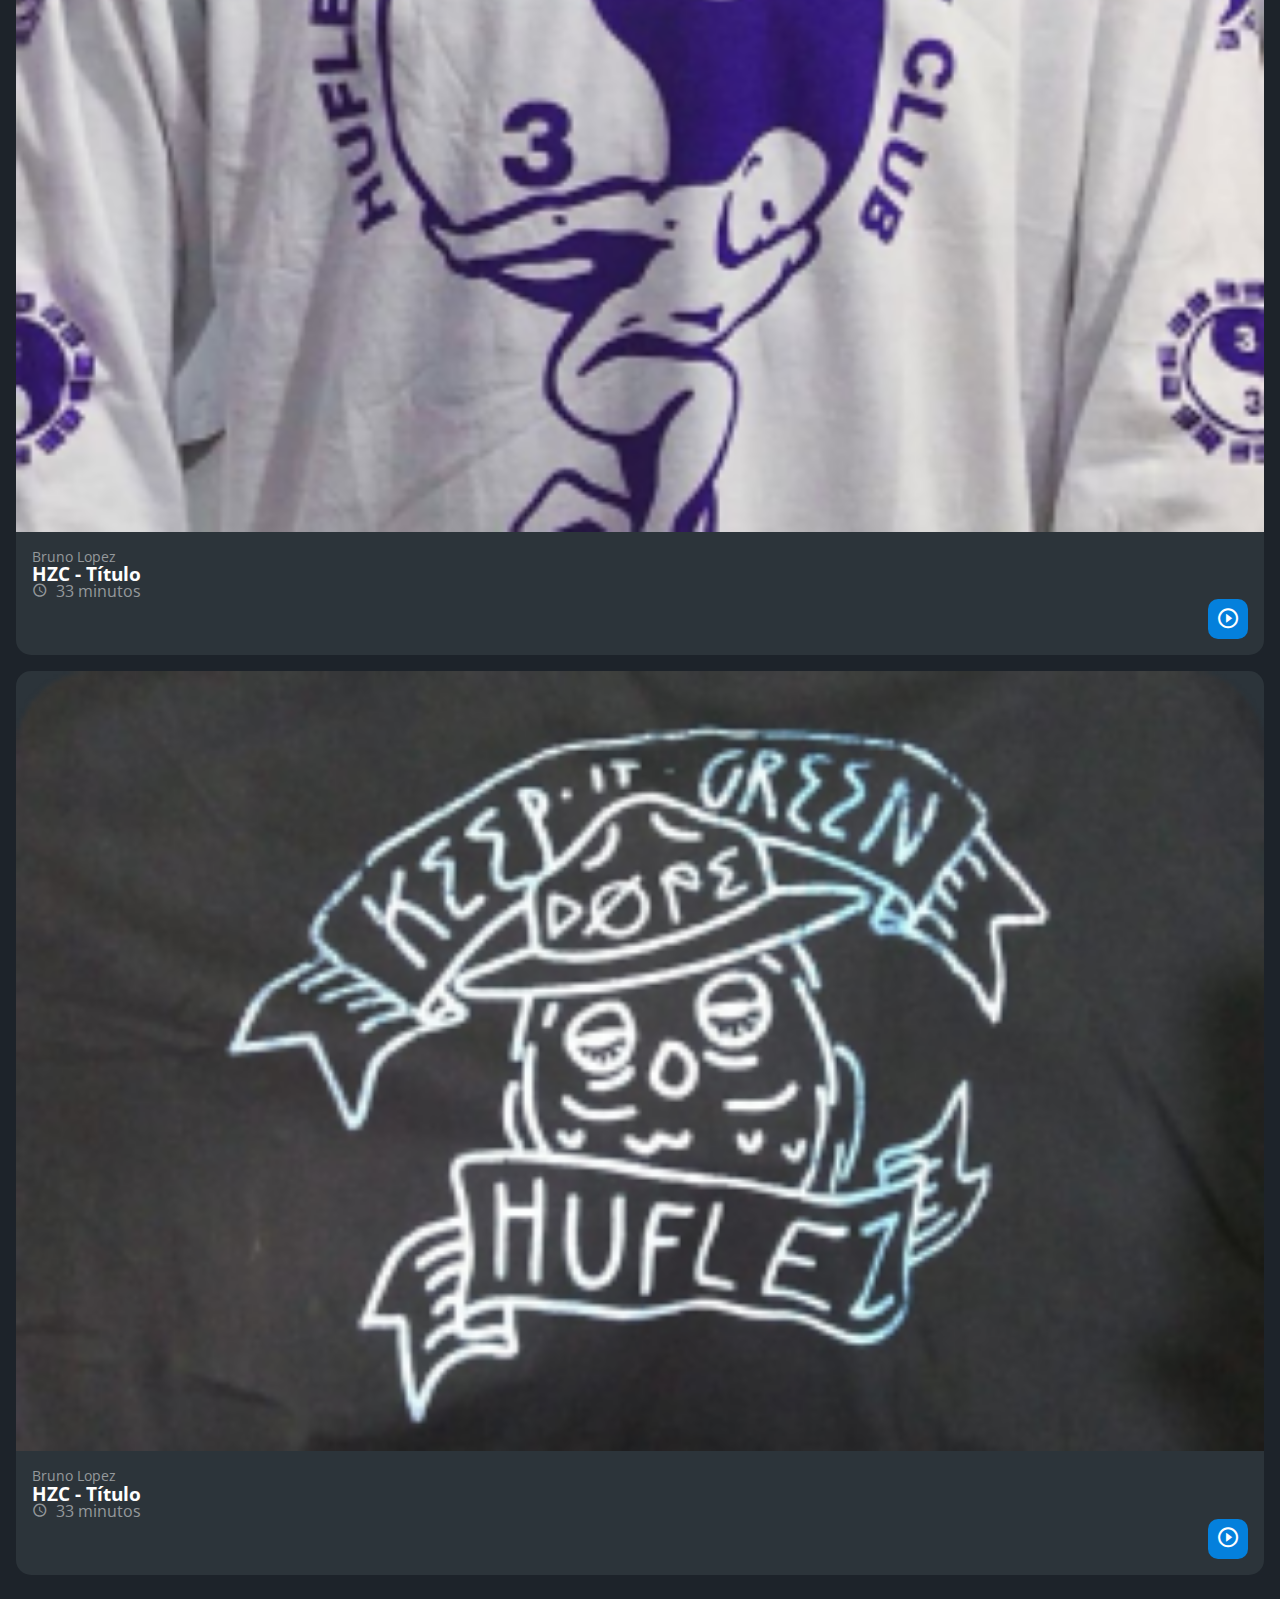
<file: Curso Grid e Flexbox/index.html>
<!DOCTYPE html>
<html lang="pt-br">

<head>
    <meta charset="UTF-8">
    <meta http-equiv="X-UA-Compatible" content="IE=edge">
    <meta name="viewport" content="width=device-width, initial-scale=1.0">
    <title>HZC | HOME</title>
    <link rel="preconnect" href="https://fonts.googleapis.com">
    <link rel="preconnect" href="https://fonts.gstatic.com" crossorigin>
    <link rel="stylesheet" href="https://fonts.googleapis.com/css2?family=Open+Sans:wght@400;600;700&display=swap">
    <link rel="stylesheet" href="assets/css/reset.css">
    <link rel="stylesheet" href="assets/css/estilo.css">
</head>

<body>
    <header class="cabecalho">
        <button class="cabecalho__menu" aria-label="Menu"><i></i></button>
        <img src="assets/img/logo.svg" alt="Logotipo da HZC" class="cabecalho__logo">
        <p class="cabecalho__perfil">Bruno Lopez</p>
        <button class="cabecalho__notificacao" aria-label="Notificacao"><i></i></button>
    </header>
    <nav class="menu-lateral">
        <img src="assets/img/logo.svg" alt="" class="menu-lateral__logo">
        <a href="#" class="menu-lateral__link menu-lateral__link--inicio menu-lateral__link--ativo">Início</a>
        <a href="#" class="menu-lateral__link menu-lateral__link--videos">Vídeos</a>
        <a href="#" class="menu-lateral__link menu-lateral__link--picos">Picos</a>
        <a href="#" class="menu-lateral__link menu-lateral__link--integrantes">Integrantes</a>
        <a href="#" class="menu-lateral__link menu-lateral__link--camisas">Camisas</a>
        <a href="#" class="menu-lateral__link menu-lateral__link--pinturas">Pinturas</a>
    </nav>
    <main class="principal">
        <h2 class="titulo-pagina">Início</h2>
        <article class="cartao cartao--destaque destaque-video">
            <img src="assets/img/banner-mobile_1.png" alt="Banner do cartao"
                class="cartao__titulo cartao__imagem--mobile">
            <img src="assets/img/banner-mobile_1.png" alt="Banner do cartao"
                class="cartao__titulo cartao__imagem--desktop">
            <div class="cartao__conteudo">
                <p class="cartao__destaque">Vídeo em destaque</p>
                <h3 class="cartao__titulo">HZC - Título</h3>
                <p class="cartao__perfil">Bruno Lopez</p>
                <p class="cartao__info cartao__info--tempo">33 minutos</p>
                <p class="cartao__info cartao__info--visualizacao">33 visualizações</p>
                <button class="cartao__botao cartao__botao--play cartao__botao--destaque">Assistir agora</button>
            </div>
        </article>
        <article class="cartao cartao--recentes videos-recentes">
            <h3 class="cartao__titulo">Vídeos recentes</h3>
            <a href="#" class="cartao__link">Ver todos</a>
            <ul class="cartao__lista">
                <li class="cartao__item">
                    <img src="assets/img/miniatura_1.png" alt="Thumbnail" class="cartao__item--thumbnail">
                    <h4 class="cartao__item-titulo">HZC - Love machine</h4>
                    <p class="cartao__item-perfil">Bruno Lopez</p>
                </li>
                <li class="cartao__item">
                    <img src="assets/img/miniatura_1.png" alt="Thumbnail" class="cartao__item--thumbnail">
                    <h4 class="cartao__item-titulo">HZC - Love machine</h4>
                    <p class="cartao__item-perfil">Bruno Lopez</p>
                </li>
                <li class="cartao__item">
                    <img src="assets/img/miniatura_1.png" alt="Thumbnail" class="cartao__item--thumbnail">
                    <h4 class="cartao__item-titulo">HZC - Love machine</h4>
                    <p class="cartao__item-perfil">Bruno Lopez</p>
                </li>
                <li class="cartao__item">
                    <img src="assets/img/miniatura_1.png" alt="Thumbnail" class="cartao__item--thumbnail">
                    <h4 class="cartao__item-titulo">HZC - Love machine</h4>
                    <p class="cartao__item-perfil">Bruno Lopez</p>
                </li>
                <li class="cartao__item">
                    <img src="assets/img/miniatura_1.png" alt="Thumbnail" class="cartao__item--thumbnail">
                    <h4 class="cartao__item-titulo">HZC - Love machine</h4>
                    <p class="cartao__item-perfil">Bruno Lopez</p>
                </li>
            </ul>
        </article>
        <section class="secao secao-videos">
            <h3 class="titulo-secao">Vídeos mais vistos</h3>
            <article class="cartao">
                <img src="assets/img/video_1.png" alt="Vídeo" class="cartao__titulo">
                <div class="cartao__conteudo">
                    <p class="cartao__perfil">André Soares</p>
                    <h3 class="cartao__titulo">HZC - Tudo sem Padrin</h3>
                    <p class="cartao__info cartao__info--tempo">30 minutos</p>
                    <button class="cartao__botao cartao__botao--play" aria-label="Assistir agora"></button>
                </div>
            </article>
            <article class="cartao">
                <img src="assets/img/video_2.png" alt="Vídeo" class="cartao__titulo">
                <div class="cartao__conteudo">
                    <p class="cartao__perfil">Bruno Lopez</p>
                    <h3 class="cartao__titulo">HZC - Enter The Hu-flez</h3>
                    <p class="cartao__info cartao__info--tempo">25 minutos</p>
                    <button class="cartao__botao cartao__botao--play" aria-label="Assistir agora"></button>
                </div>
            </article>
            <article class="cartao">
                <img src="assets/img/video_3.png" alt="Vídeo" class="cartao__titulo">
                <div class="cartao__conteudo">
                    <p class="cartao__perfil">Luiza Sampaio</p>
                    <h3 class="cartao__titulo">HZC - Vol.3</h3>
                    <p class="cartao__info cartao__info--tempo">30 minutos</p>
                    <button class="cartao__botao cartao__botao--play" aria-label="Assistir agora"></button>
                </div>
            </article>
            <article class="cartao">
                <img src="assets/img/video_4.png" alt="Vídeo" class="cartao__titulo">
                <div class="cartao__conteudo">
                    <p class="cartao__perfil">Bruno Lopez</p>
                    <h3 class="cartao__titulo">HZC - Love Machine</h3>
                    <p class="cartao__info cartao__info--tempo">33 minutos</p>
                    <button class="cartao__botao cartao__botao--play" aria-label="Assistir agora"></button>
                </div>
            </article>
        </section>
        <article class="cartao cartao--recentes produtos-recentes">
            <h3 class="cartao__titulo">Novas artes</h3>
            <a href="#" class="cartao__link">Ver todos</a>
            <ul class="cartao__lista">
                <li class="cartao__item">
                    <img src="assets/img/miniatura_1.png" alt="Thumbnail" class="cartao__item--thumbnail">
                    <h4 class="cartao__item-titulo">Sem Título 01</h4>
                    <p class="cartao__item-perfil">Antonio Tebyriçá</p>
                </li>
                <li class="cartao__item">
                    <img src="assets/img/miniatura_1.png" alt="Thumbnail" class="cartao__item--thumbnail">
                    <h4 class="cartao__item-titulo">Sem Título 02</h4>
                    <p class="cartao__item-perfil">Antonio Tebyriçá</p>
                </li>
                <li class="cartao__item">
                    <img src="assets/img/miniatura_1.png" alt="Thumbnail" class="cartao__item--thumbnail">
                    <h4 class="cartao__item-titulo">Segurança</h4>
                    <p class="cartao__item-perfil">Raphael Gibson</p>
                </li>
                <li class="cartao__item">
                    <img src="assets/img/miniatura_1.png" alt="Thumbnail" class="cartao__item--thumbnail">
                    <h4 class="cartao__item-titulo">Malunguisse</h4>
                    <p class="cartao__item-perfil">Carolina Canavarro</p>
                </li>
                <li class="cartao__item">
                    <img src="assets/img/miniatura_1.png" alt="Thumbnail" class="cartao__item--thumbnail">
                    <h4 class="cartao__item-titulo">Coroa da converse</h4>
                    <p class="cartao__item-perfil">Nikolas de Murtas</p>
                </li>
            </ul>
        </article>
        <article class="cartao cartao--destaque destaque-produtos">
            <img src="assets/img/banner-mobile_2.png" alt="Banner do cartao"
                class="cartao__titulo cartao__imagem--desktop">
            <img src="assets/img/banner_2.png" alt="Banner do cartao" class="cartao__titulo cartao__imagem--mobile">
            <div class="cartao__conteudo">
                <p class="cartao__destaque">Nova arte</p>
                <h3 class="cartao__titulo">Only Zikas - Lagoa Dompa Club</h3>
                <p class="cartao__perfil">João ZMS</p>
                <p class="cartao__info cartao__info--tempo">$ 33,33</p>
                <p class="cartao__info cartao__info--visualizacao">53 visualizações</p>
                <button class="cartao__botao cartao__botao--play cartao__botao--destaque">Assistir agora</button>
            </div>
        </article>

        <section class="secao secao-produtos">
            <h3 class="titulo-secao">Camisas mais recentes</h3>
            <article class="cartao">
                <img src="assets/img/produto_4.png" alt="Vídeo" class="cartao__titulo">
                <div class="cartao__conteudo">
                    <p class="cartao__perfil">Bruno Lopez</p>
                    <h3 class="cartao__titulo">HZC - Título</h3>
                    <p class="cartao__info cartao__info--tempo">33 minutos</p>
                    <button class="cartao__botao cartao__botao--play" aria-label="Assistir agora"></button>
                </div>
            </article>
            <article class="cartao">
                <img src="assets/img/produto_1.png" alt="Vídeo" class="cartao__titulo">
                <div class="cartao__conteudo">
                    <p class="cartao__perfil">Bruno Lopez</p>
                    <h3 class="cartao__titulo">HZC - Título</h3>
                    <p class="cartao__info cartao__info--tempo">33 minutos</p>
                    <button class="cartao__botao cartao__botao--play" aria-label="Assistir agora"></button>
                </div>
            </article>
            <article class="cartao">
                <img src="assets/img/produto_2.png" alt="Vídeo" class="cartao__titulo">
                <div class="cartao__conteudo">
                    <p class="cartao__perfil">Bruno Lopez</p>
                    <h3 class="cartao__titulo">HZC - Título</h3>
                    <p class="cartao__info cartao__info--tempo">33 minutos</p>
                    <button class="cartao__botao cartao__botao--play" aria-label="Assistir agora"></button>
                </div>
            </article>
            <article class="cartao">
                <img src="assets/img/produto_3.png" alt="Vídeo" class="cartao__titulo">
                <div class="cartao__conteudo">
                    <p class="cartao__perfil">Bruno Lopez</p>
                    <h3 class="cartao__titulo">HZC - Título</h3>
                    <p class="cartao__info cartao__info--tempo">33 minutos</p>
                    <button class="cartao__botao cartao__botao--play" aria-label="Assistir agora"></button>
                </div>
            </article>
        </section>


    </main>

    <script src="index.js"></script>
</body>

</html>
</file>
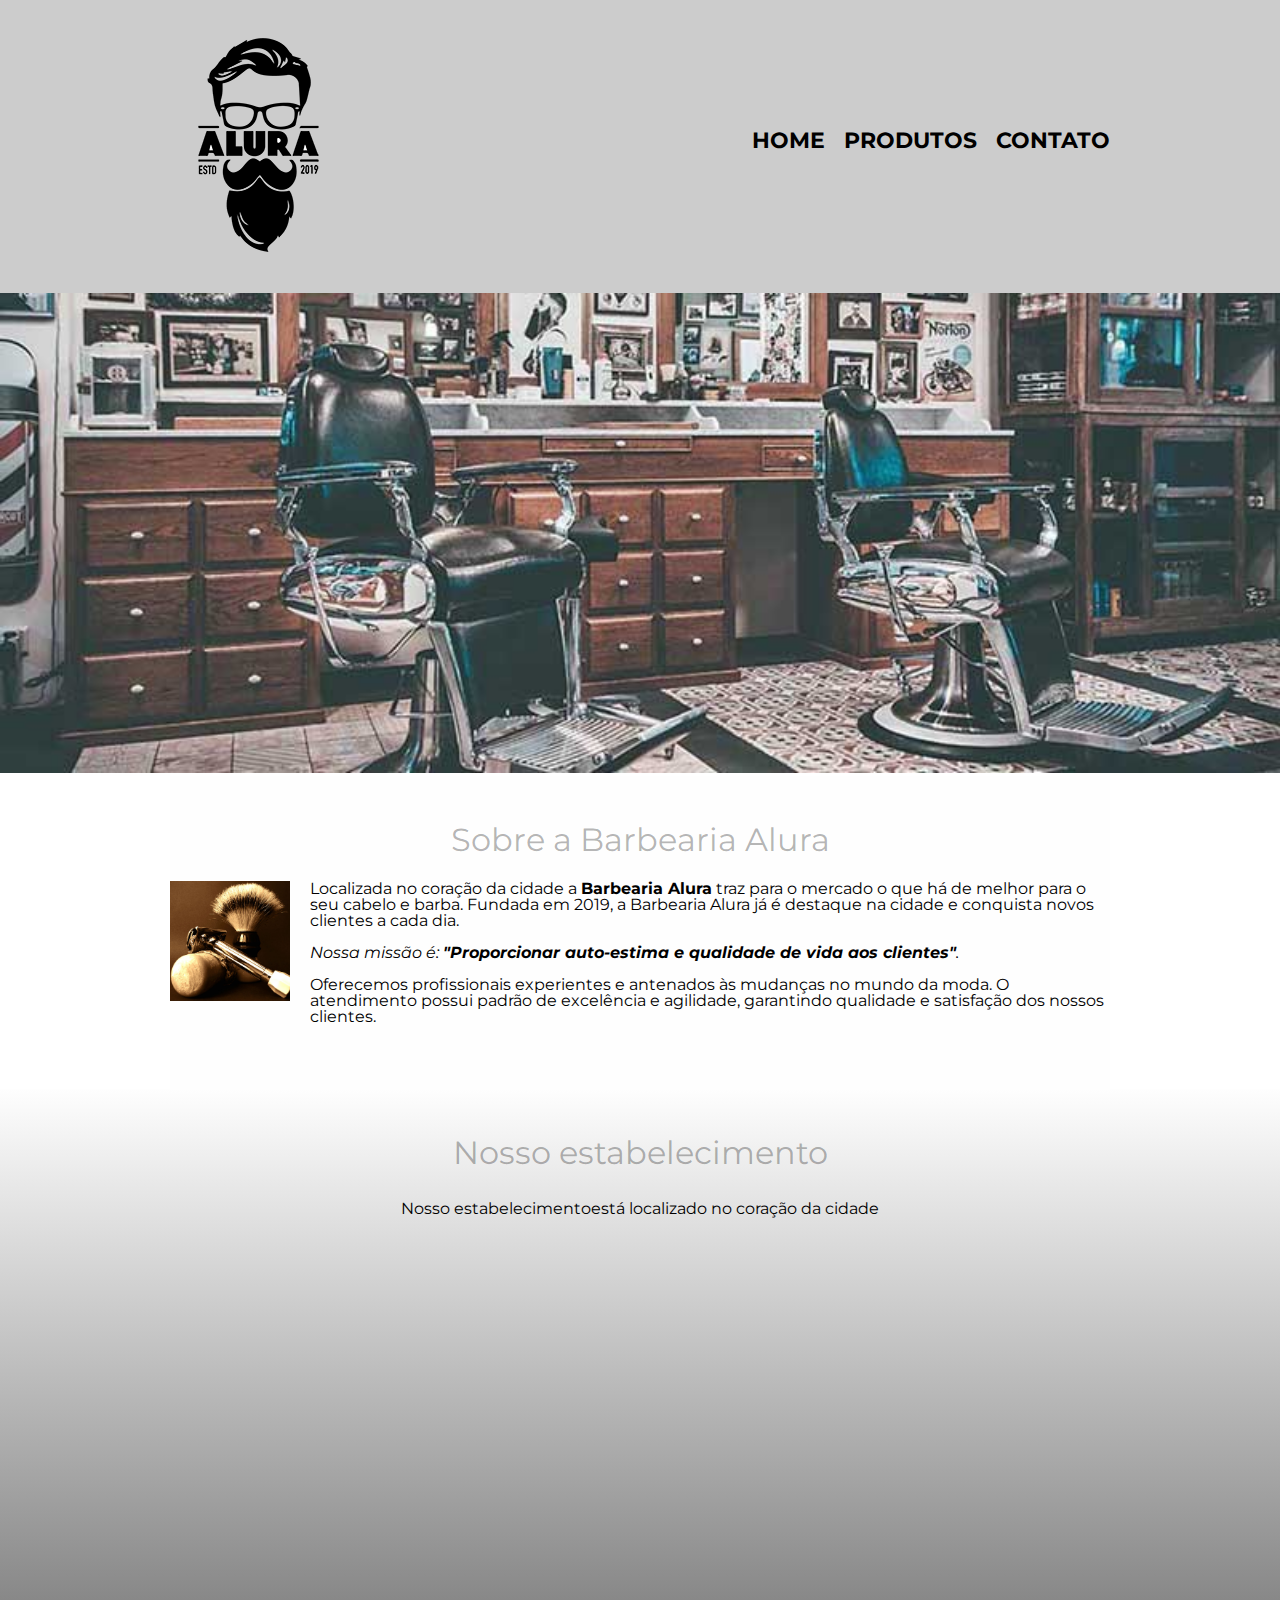
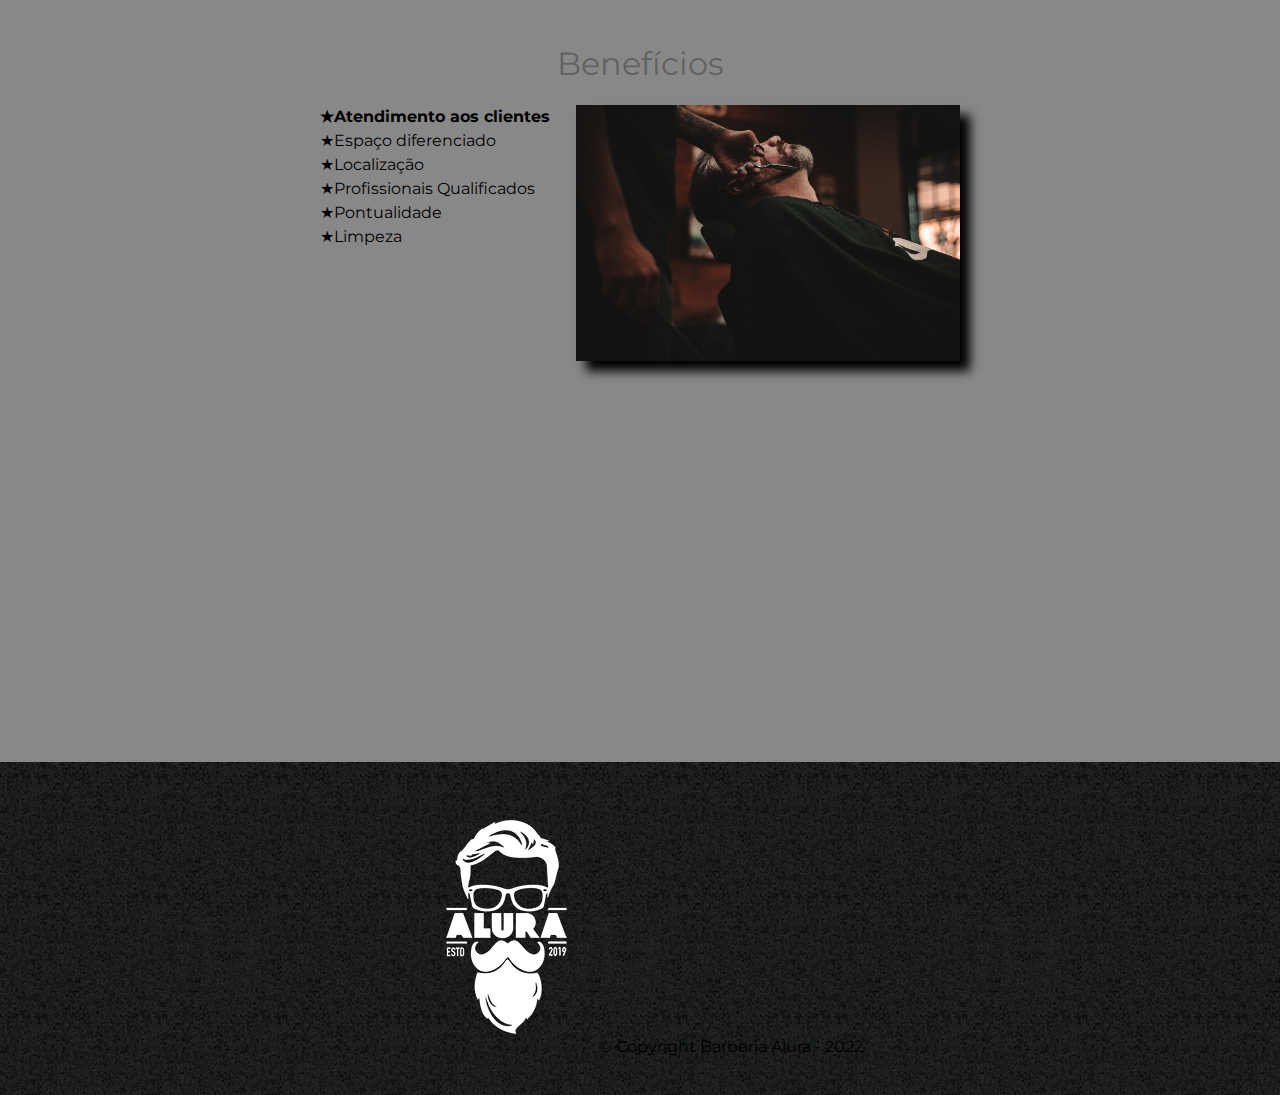
<file: Curso HTML5 e CSS3 pt 2/index.html>
<!DOCTYPE html>
<html lang="pt-br">

<head>
    <meta charset="UTF-8">
    <meta name="viewport" content="width=device-width">
    <title>Barbearia Alura</title>

    <link rel="stylesheet" href="reset.css">
    <link rel="stylesheet" href="style.css">
    <link href="https://fonts.googleapis.com/css?family=Montserrat&display=swap" rel="stylesheet">
    <!--importando fonte de palavra do google-->
</head>

<body>
    <header>
        <div class="caixa">
            <h1><img src="logo.png" alt="Logo da Barberia Alura"></h1>

            <nav>
                <ul>
                    <li><a href="index.html">Home</a></li>
                    <li><a href="produtos.html">Produtos</a></li>
                    <li><a href="contato.html">Contato</a></li>
                </ul>
            </nav>
        </div>

    </header>

    <img class="banner" src="banner.jpg">

    <main>
        <section class="principal">
            <!-- define a seção de documentos, como capítulos, cabeçalhos, rodapés ou quaisquer outras seções.-->
            <h2 class="titulo-principal">Sobre a Barbearia Alura</h2>

            <img class="utensilios" src="utensilios.jpg" alt="Utensilios de um barbeiro">

            <p>Localizada no coração da
                cidade a <strong>Barbearia Alura</strong> traz para o
                mercado o que há de melhor para o
                seu cabelo e barba.
                Fundada em 2019, a Barbearia Alura já é destaque na cidade e conquista novos clientes a cada dia.</p>

            <p id="missao"><em>Nossa missão é: <strong>"Proporcionar auto-estima e qualidade de
                        vida aos clientes"</strong>.</em></p>

            <p>Oferecemos profissionais experientes e antenados às mudanças no mundo da moda. O
                atendimento possui padrão de excelência e agilidade, garantindo qualidade e satisfação dos nossos
                clientes. </p>
        </section>

        <section class="mapa">
            <h3 class="titulo-principal">Nosso estabelecimento</h3>
            <p>Nosso estabelecimentoestá localizado no coração da cidade</p>

            <div class="mapa-conteudo">
                <iframe src="https://www.google.com/maps/embed?pb=!1m18!1m12!1m3!1d3656.448598130907!2d-46.634653385542414!3d-23.
                588239368469353!2m3!1f0!2f0!3f0!3m2!1i1024!2i768!4f13.1!3m3!1m2!1s0x94ce5a2b2ed7f3a1%3A0xab35da2f5ca62674!2sCaelum%20-%20Escola
                %20de%20Tecnologia!5e0!3m2!1spt-BR!2sbr!4v1580916426151!5m2!1spt-BR!2sbr" width="100%" height="300"
                    frameborder="0" style="border:0;" allowfullscreen="">
                </iframe>
                <!--trazendo o mapa pra página-->
            </div>
        </section>

        <section class="beneficios">
            <h3 class="titulo-principal"> Benefícios</h3>

            <div class="conteudo-beneficios">
                <ul class="lista-beneficios">
                    <li class="itens">Atendimento aos clientes</li>
                    <li class="itens">Espaço diferenciado</li>
                    <li class="itens">Localização</li>
                    <li class="itens">Profissionais Qualificados</li>
                    <li class="itens">Pontualidade</li>
                    <li class="itens">Limpeza</li>
                </ul><img src="beneficios.jpg" class="imagem-beneficios">
            </div>

            <div class="video">
                <iframe width="560" height="315" src="https://www.youtube.com/embed/wcVVXUV0YUY"
                    title="YouTube video player" frameborder="0"
                    allow="accelerometer; autoplay; clipboard-write; encrypted-media; gyroscope; picture-in-picture"
                    allowfullscreen>
                </iframe>
            </div>
        </section>
    </main>

    <footer>
        <img src="logo-branco.png" alt="Logo da Barberia Alura>
        <p class=" copyright"> &copy; Copyright Barberia Alura - 2022</p>
    </footer>
</body>

</html>
</file>
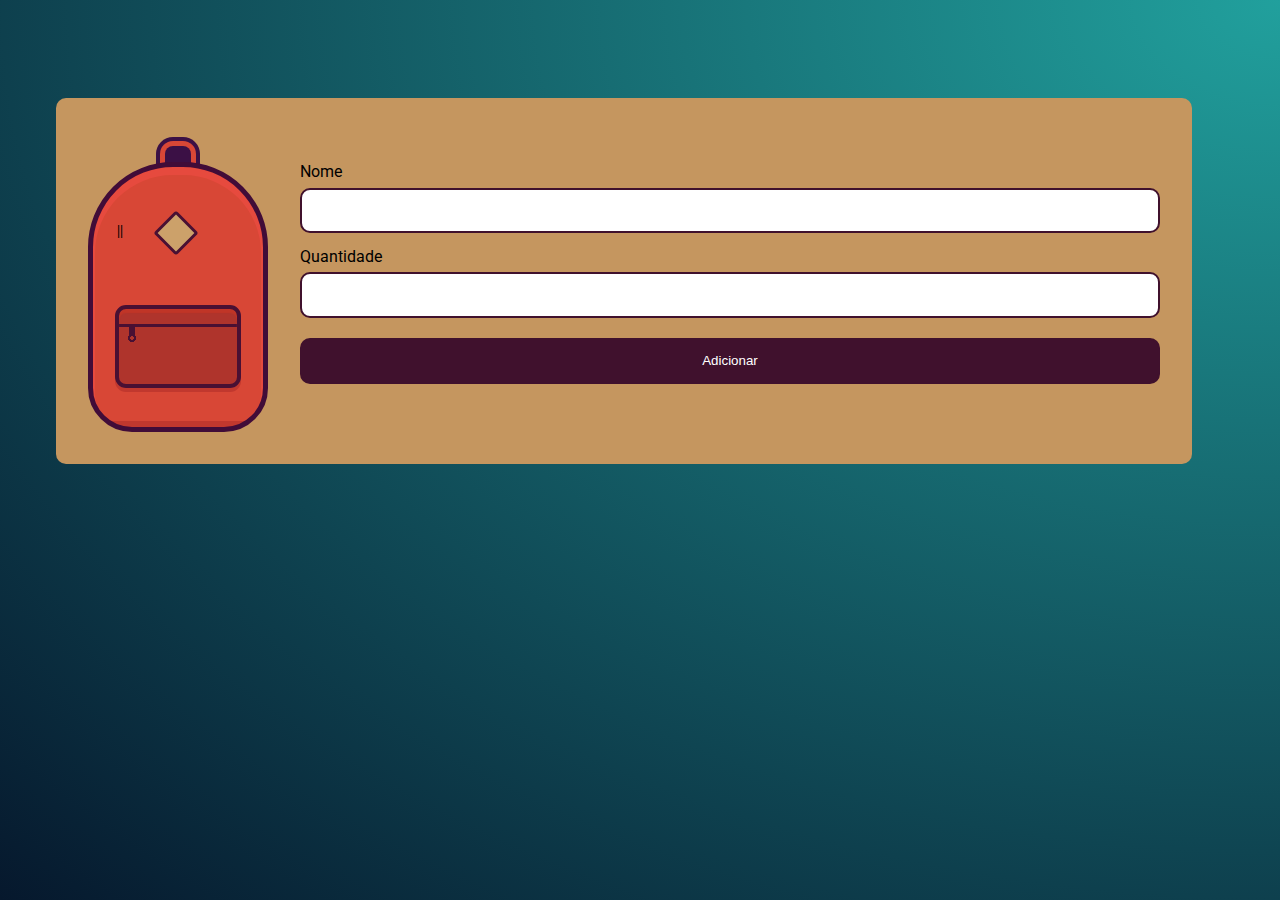
<file: Curso Mochila de Viagem/index.html>
<!DOCTYPE html>
<html lang="pt-br">

<head>
    <meta charset="UTF-8">
    <meta http-equiv="X-UA-Compatible" content="IE=edge">
    <meta name="viewport" content="width=device-width, initial-scale=1.0">
    <title>Mochila de viagem</title>
    <link rel="stylesheet" href="css/style.css">

    <link rel="preconnect" href="https://fonts.googleapis.com">
    <link rel="preconnect" href="https://fonts.gstatic.com" crossorigin>
    <link href="https://fonts.googleapis.com/css2?family=Roboto&display=swap" rel="stylesheet">
</head>

<body>
    <main class="conteudo">
        <div class="principal">
            <div class="mochila"></div>
            <form action="" class="adicionar" id="novoItem">
                <label for="nome">Nome</label>
                <input type="text" name="nome" id="nome">
                <label for="quantidade">Quantidade</label>
                <input type="number" name="quantidade" id="quantidade">
                <input type="submit" value="Adicionar" class="cadastrar" id="cadastrar">
            </form>
        </div>

        <ul class="lista" id="lista"></ul>
    </main>

    <script src="js/main.js"></script>
</body>

</html>
</file>
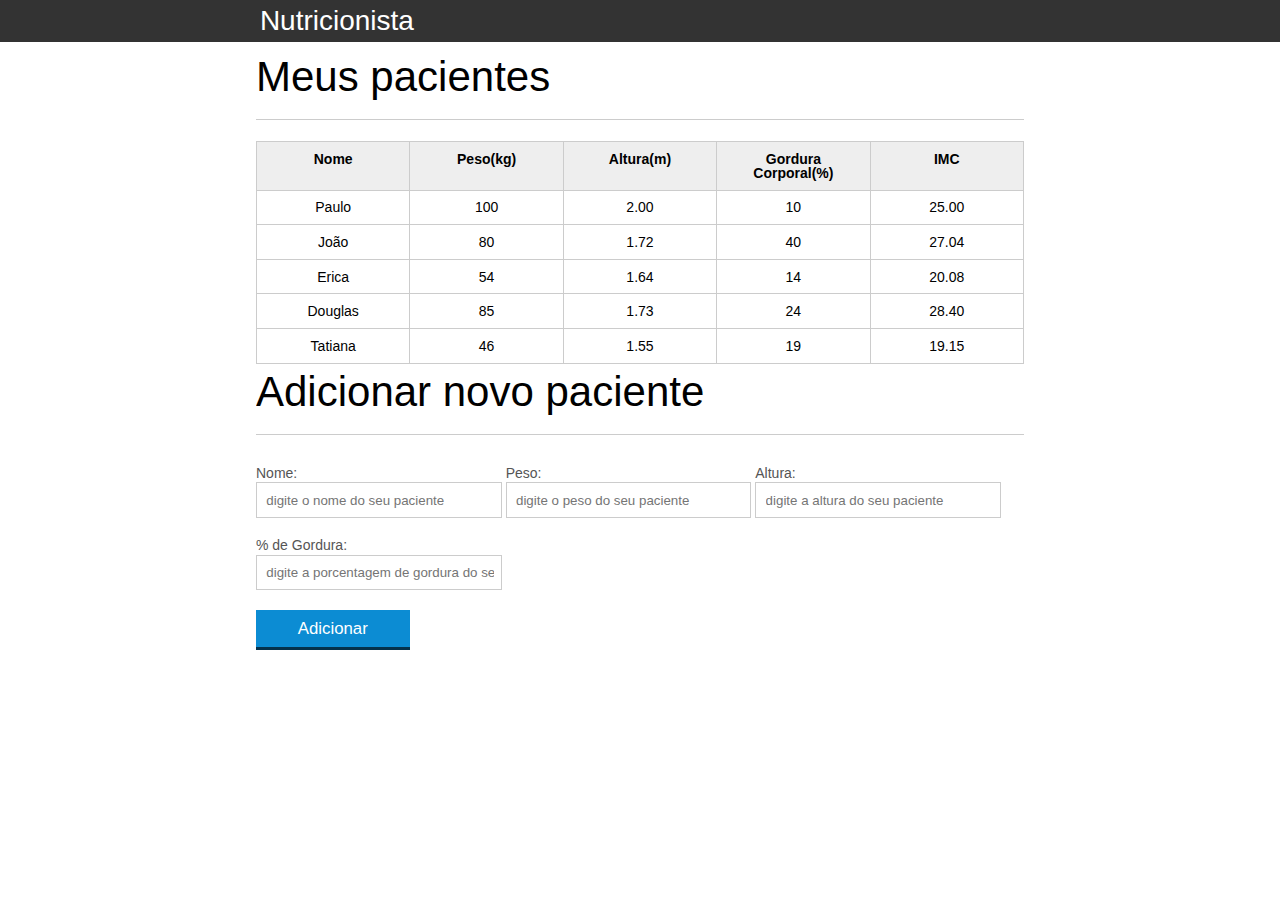
<file: js-introducao/index.html>
<!DOCTYPE html>
<html lang="pt-br">

<head>
	<meta charset="UTF-8">
	<title>Aparecida Nutrição</title>
	<link rel="icon" href="favicon.ico" type="image/x-icon">
	<link rel="stylesheet" type="text/css" href="css/reset.css">
	<link rel="stylesheet" type="text/css" href="css/index.css">

</head>

<body>

	<header>
		<div class="container">
			<h1 class="titulo">Aparecida Nutrição</h1>
		</div>
	</header>
	<main>
		<section class="container">
			<h2>Meus pacientes</h2>
			<table>
				<thead>
					<tr>
						<th>Nome</th>
						<th>Peso(kg)</th>
						<th>Altura(m)</th>
						<th>Gordura Corporal(%)</th>
						<th>IMC</th>
					</tr>
				</thead>
				<tbody id="tabela-pacientes">
					<tr class="paciente" id="primeiro-paciente">
						<td class="info-nome">Paulo</td>
						<td class="info-peso">100</td>
						<td class="info-altura">2.00</td>
						<td class="info-gordura">10</td>
						<td class="info-imc">0</td>
					</tr>

					<tr class="paciente">
						<td class="info-nome">João</td>
						<td class="info-peso">80</td>
						<td class="info-altura">1.72</td>
						<td class="info-gordura">40</td>
						<td class="info-imc">0</td>
					</tr>

					<tr class="paciente">
						<td class="info-nome">Erica</td>
						<td class="info-peso">54</td>
						<td class="info-altura">1.64</td>
						<td class="info-gordura">14</td>
						<td class="info-imc">0</td>
					</tr>

					<tr class="paciente">
						<td class="info-nome">Douglas</td>
						<td class="info-peso">85</td>
						<td class="info-altura">1.73</td>
						<td class="info-gordura">24</td>
						<td class="info-imc">0</td>
					</tr>
					<tr class="paciente">
						<td class="info-nome">Tatiana</td>
						<td class="info-peso">46</td>
						<td class="info-altura">1.55</td>
						<td class="info-gordura">19</td>
						<td class="info-imc">0</td>
					</tr>
				</tbody>
			</table>

		</section>
	</main>

	<section class="container">
		<h2 id="titulo-form">Adicionar novo paciente</h2>
		<form id="form-adiciona">
			<div class="grupo">
				<label for="nome">Nome:</label>
				<input id="nome" name="nome" type="text" placeholder="digite o nome do seu paciente" class="campo">
			</div>
			<div class="grupo">
				<label for="peso">Peso:</label>
				<input id="peso" name="peso" type="text" placeholder="digite o peso do seu paciente"
					class="campo campo-medio">
			</div>
			<div class="grupo">
				<label for="altura">Altura:</label>
				<input id="altura" name="altura" type="text" placeholder="digite a altura do seu paciente"
					class="campo campo-medio">
			</div>
			<div class="grupo">
				<label for="gordura">% de Gordura:</label>
				<input id="gordura" type="text" placeholder="digite a porcentagem de gordura do seu paciente"
					class="campo campo-medio">
			</div>

			<button id="adicionar-paciente" class="botao bto-principal">Adicionar</button>
		</form>
	</section>

	<script type="text/javascript" src="js/principal.js"></script>
</body>

</html>
</file>
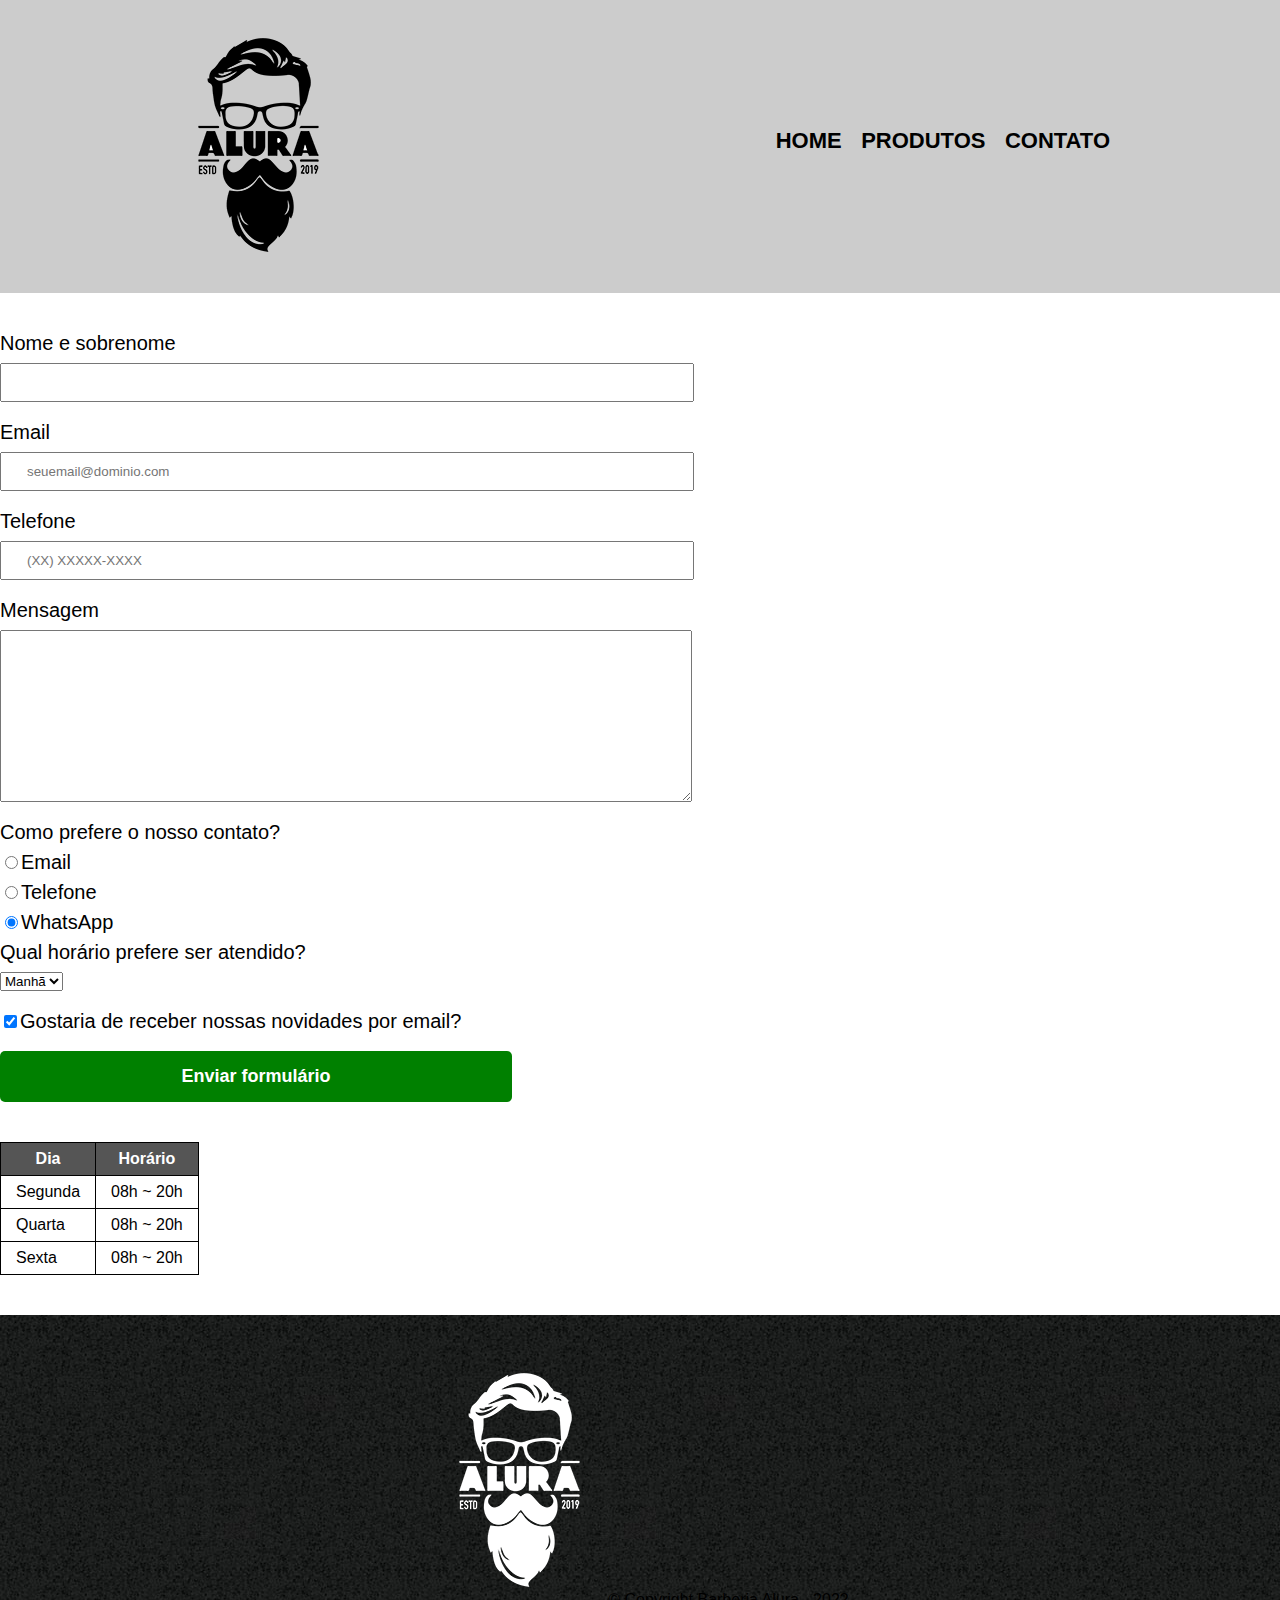
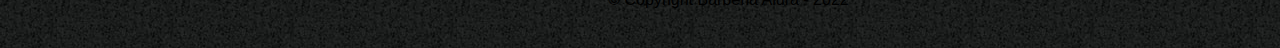
<file: Curso HTML5 e CSS3 pt 2/contato.html>
<!DOCTYPE html>
<html>

<head>
    <meta charset="UTF-8">
    <title>Contato - Barbearia Alura</title>

    <link rel="stylesheet" href="reset.css">
    <link rel="stylesheet" href="style.css">
</head>

<body>
    <header>
        <div class="caixa">
            <h1><img src="logo.png" alt="Logo da Barberia Alura"></h1>

            <nav>
                <ul>
                    <li><a href="index.html">Home</a></li>
                    <li><a href="produtos.html">Produtos</a></li>
                    <li><a href="contato.html">Contato</a></li>
                </ul>
            </nav>
        </div>
    </header>

    <main>
        <form>
            <!--tag form para criar um formulario -->
            <label for="nomesobrenome">Nome e sobrenome</label>
            <!-- etiqueta para entrada de dados para o <input>, o for e o id serve para facilitar o usuario, so de clicar no texto nome e sobrenome, o campo fica azul pra digitar-->
            <input type="text" id="nomesobrenome" class="input-padrao" required>
            <!--required faz voltar para o campo obrigatório-->
            <!--tipo texto para o usuario digitar -->

            <label for="email">Email</label>
            <input type="email" id="email" class="input-padrao" required placeholder="seuemail@dominio.com">

            <label for="telefone">Telefone</label>
            <input type="tel" id="telefone" class="input-padrao" required placeholder="(XX) XXXXX-XXXX">

            <label for="mensagem">Mensagem</label>
            <textarea cols="70" rows="10" id="mensagem" class="input-padrao" required></textarea>
            <!--tag define um controle de entrada de texto de várias linhas, usado em forms pra coletar comentarios.-->

            <fieldset>
                <legend class="teste" id="teste">Como prefere o nosso contato?</legend>
                <label for="radio-email"><input type="radio" name="contato" value="email" id="radio-email">Email</label>

                <!--o name nos 3 input, serve pra desmacar uma bolinha se clicar na outra, ou seja, é necessário para referenciar os dados dos forms, se omitir o name, nenhum dado da área de texto será enviado-->

                <label for="radio-telefone"><input type="radio" name="contato" value="telefone"
                        id="radio-telefone">Telefone</label>

                <label for="radio-whatsapp"><input type="radio" name="contato" value="whatsapp" id="radio-whatsapp"
                        checked>WhatsApp</label>
            </fieldset>

            <fieldset>
                <!--tag é usada para agrupar elementos relacionados em um formulário.-->
                <legend>Qual horário prefere ser atendido?</legend>
                <!--usada pra definir  aledenga para o fieldset-->
                <select>
                    <!--essa tag select é pra uma lista de opções, usado em forms-->
                    <option>Manhã</option>
                    <!--essa tag options definem as opções disponíveis na lista-->
                    <option>Tarde</option>
                    <option>Noite</option>
                </select>
            </fieldset>

            <label class="checkbox"><input type="checkbox" checked>Gostaria de receber nossas novidades por
                email?</label>

            <input type="submit" value="Enviar formulário" class="enviar">
            <!--submit = envio de dados, value é pra aparecer sempre a frase digitada-->
        </form>

        <table>
            <!--tag para criar tabela,  -->
            <thead>
                <!--thead é o cabeçalho da tabela, a tag th representa a célula do cabeçalho da tabela-->
                <tr>
                    <th>Dia</th>
                    <th>Horário</th>
                </tr>
            </thead>
            <tbody>
                <!--A tag tbody, que representa o corpo da tabela, a tag <tr> são linhas, <td> são células-->
                <tr>
                    <td>Segunda</td>
                    <td>08h ~ 20h</td>
                </tr>
                <tr>
                    <td>Quarta</td>
                    <td>08h ~ 20h</td>
                </tr>
                <tr>
                    <td>Sexta</td>
                    <td>08h ~ 20h</td>
                </tr>
            </tbody>
        </table>

    </main>


    <footer>
        <img src="logo-branco.png" alt="Logo da Barberia Alura>
        <p class=" copyright">&copy; Copyright Barberia Alura - 2022</p>
    </footer>
</body>

</html>
</file>
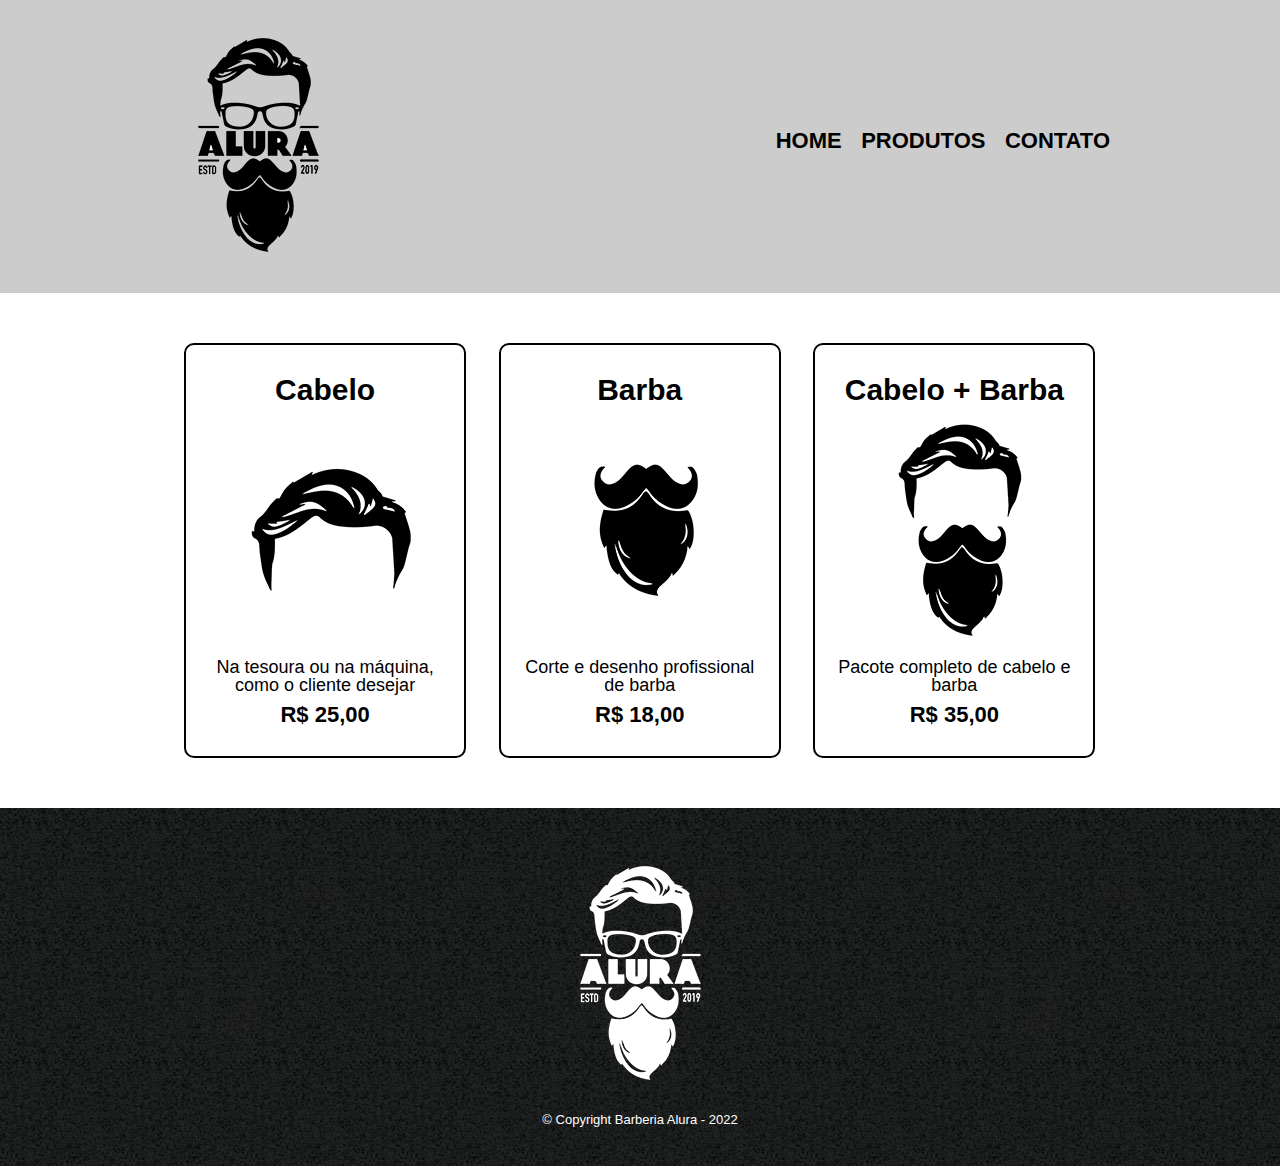
<file: Curso HTML5 e CSS3 pt 2/produtos.html>
<!DOCTYPE html>
<html>

<head>
    <meta charset="UTF-8">
    <title>Produtos - Barbearia Alura</title>

    <link rel="stylesheet" href="reset.css">
    <link rel="stylesheet" href="style.css">
</head>

<body>
    <header>
        <div class="caixa">
            <h1><img src="logo.png"></h1>

            <nav>
                <ul>
                    <li><a href="index.html">Home</a></li>
                    <li><a href="produtos.html">Produtos</a></li>
                    <li><a href="contato.html">Contato</a></li>
                </ul>
            </nav>
        </div>
    </header>

    <main>
        <ul class="produtos">
            <li>
                <h2>Cabelo</h2>
                <img src="cabelo.jpg">
                <p class="produto-descricao">Na tesoura ou na máquina, como o cliente desejar</p>
                <p class="produto-preco">R$ 25,00</p>
            </li>
            <li>
                <h2>Barba</h2>
                <img src="barba.jpg">
                <p class="produto-descricao">Corte e desenho profissional de barba</p>
                <p class="produto-preco">R$ 18,00</p>
            </li>
            <li>
                <h2>Cabelo + Barba</h2>
                <img src="cabelo+barba.jpg">
                <p class="produto-descricao">Pacote completo de cabelo e barba</p>
                <p class="produto-preco">R$ 35,00</p>
            </li>

        </ul>
    </main>

    <footer>
        <img src="logo-branco.png">
        <p class="copyright">&copy; Copyright Barberia Alura - 2022</p>
    </footer>
</body>

</html>
</file>
<file: Curso AluraMid/css/estilos.css>
:root {
  --cinza: #aaa;
  --vermelha: #e93d50;
  --vermelha-escura: #af303f;
  --branca: #ffff;
  --luz: rgb(229, 255, 0);
}

body {
  align-items: center;
  background: linear-gradient(45deg, #9891d3 0%, #4528e6 100%);
  display: flex;
  justify-content: center;
  flex-direction: column;
  font-family: 'Montserrat', sans-serif;
  min-height: 100vh;
}

h1 {
  color: var(--branca);
  margin-bottom: 20px;
  font-size: 2rem;
}

.teclado {
  background: linear-gradient(to bottom, #eeeeee 0%, #cccccc 100%);
  box-shadow: 6px 8px 0 6px #666, 10px 10px 10px #000000;
  border-radius: 30px;
  display: grid;
  gap: 10px;
  grid-template-columns: repeat(3, 1fr);
  padding: 10px;
}

.tecla {
  background-color: var(--branca);
  border-radius: 30px;
  box-shadow: 3px 3px 0 var(--cinza);
  color: var(--vermelha);
  cursor: pointer;
  height: 120px;
  font-size: 1.75em;
  font-weight: bold;
  line-height: 120px;
  text-align: center;
  width: 120px;
}

.tecla.ativa,
.tecla:active {
  background-color: var(--vermelha);
  border: 4px solid var(--vermelha);
  box-shadow: 3px 3px 0 var(--vermelha-escura) inset;
  color: var(--branca);
  outline: none;
}

.tecla.focus,
.tecla:focus {
  outline: none;
  box-shadow: 1px 1px 10px var(--luz);
}

.tecla.active:focus,
.tecla:active:focus {
  box-shadow: 3px 3px 0 var(--vermelha-escura) inset, 1px 1px 10px var(--luz);
}
</file>
<file: Curso CSS Flexbox/css/style.css>
body {
	background-color: #F2F5F7;
	font-family: 'Open Sans',Arial,sans-serif;
}

.container {
	width: 94%;
	margin: 0 auto;
}

.cabecalhoPrincipal {
	background-color: #FFF;
	padding: 20px 0;
}

.cabecalhoPrincipal-titulo {
	font-weight: bold;
	font-size: 2em;
	margin-bottom: 20px;
}

.cabecalhoPrincipal-titulo a {
	text-decoration: none;
	color: inherit;
}

.cabecalhoPrincipal-nav-link {
	padding: 10px;
	margin-bottom: 10px;
	color: #9799A6;
	background-color: #FFF;
	text-decoration: none;
	transition: .5s;
	display: block;

	border-bottom: 1px solid #9799A6;
}

.conteudoPrincipal {
	margin-top: 20px;
	margin-bottom: 20px;
}

.subtitulo {
	font-weight: bold;
	font-size: 32px;
	margin-bottom: 10px;
	text-align: center;
}

.conteudoPrincipal-cursos-link {
	height: 100px;
	background-color: #FFF;
	text-align: center;
	margin: 1%;
	transition: .3s;
	box-shadow: 2px 2px 2px #CCC;
	position: relative;
}

.conteudoPrincipal-cursos-link a {
	text-decoration: none;
	color: #000;
	font-weight: bold;
	display: block;
	width: 100%;
	height: 100%;
	position: absolute;
	top: 0;
	left: 0;
}

.conteudoPrincipal-cursos-link:hover {
	box-shadow: 4px 4px 4px #CCC;
}

.conteudoPrincipal-cursos-link a:before {
	content: '';
	display: block;
	width: 50px;
	height: 50px;
	margin: 10px auto;
}

.conteudoPrincipal-cursos-link:nth-child(even) a:before {
	background: url(../img/background1.svg) no-repeat;	
}

.conteudoPrincipal-cursos-link:nth-child(odd) a:before {
	background: url(../img/background2.svg) no-repeat;
}


.rodapePrincipal {
	background-color: #324C64;
	padding-top: 20px;
}

.rodapePrincipal .subtitulo {
	color: #FFF;
}

.rodapePrincipal-navMap-link {
	text-decoration: none;
	color: #FFF;
	margin-top: 10px;
}

.rodapePrincipal-navMap-link {
	font-size: .9em;
}

.navmap-list-title {
	font-weight: 700;
	font-size: 1.3em;
	margin: .9em 0;
	padding-left: .3em;
	padding-top: .2em;
	padding-bottom: .2em;
}

.navmap-list-title + .rodapePrincipal-navMap-link {
	margin-top: 0;
}

.navmap-list-title-bancoDeDados { color: #EC6E5A; border-left: 4px solid #EC6E5A; }
.navmap-list-title-framework { color: #AD85BF; border-left: 4px solid #AD85BF; }
.navmap-list-title-frontend { color: #5EC6F3; border-left: 4px solid #5EC6F3; }
.navmap-list-title-backend { color: #25D285; border-left: 4px solid #25D285; }

.rodapePrincipal-patrocinadores {
	margin-top: 30px;
	background: #F2F5F7;
	padding: 20px 0;
}

.rodapePrincipal-contatoForm {
	margin-top: 20px;
	text-align: center;
}

.rodapePrincipal-contatoForm label[for=email-contato] {
	font-weight: bold;
	font-size: 14px;
	color: #000;
	margin-bottom: 5px;
	display: block;
}

.rodapePrincipal-contatoForm-emailInput {
	border-top-left-radius: 5px;
	border-bottom-left-radius: 5px;
	padding: 10px;
}

.rodapePrincipal-contatoForm-submit {
	border-top-right-radius: 5px;
	border-bottom-right-radius: 5px;
	background-color: #4DBA7A;
	color: #FFF;
	cursor: pointer;
	
}

.rodapePrincipal-contatoForm-submit,
.rodapePrincipal-contatoForm-emailInput {
	outline: 0;
	border: 1px solid #4DBA7A;
	box-sizing: border-box;
	font-size: 16px;
}

.videoSobre {
	background-color: #5E9EDC;
	padding: 25px 0;

}

.videoSobre-video {
	max-width: 100%;
}

.videoSobre .container {
	color: #FFF;
}

.videoSobre-sobre-title {
	font-size: 1.2em;
	font-weight: bolder;
}

.videoSobre-sobre {
	font-size: 1.3em;
	line-height: 2;
}

.videoSobre-button {
	border-radius: 8px;
	background-color: #ec6e5a;
	display: block;
	color: #FFF;
	border: none;
	height: 50px;
	font-size: .8em;
	outline: none;
}

.rodapePrincipal-contatoForm-legend {
	margin-bottom: 10px;
}

@media(min-width: 769px) {

	.container {
		width: 85%;	
	}

	.subtitulo {
		text-align: left;
	}

	.cabecalhoPrincipal-nav-link {
		border-radius: 5px;
		border: 1px solid #9799A6;
	}

	.cabecalhoPrincipal-nav-link:hover {
		color: #FFF;
		background-color: #9799A6;
	}

	.cabecalhoPrincipal-titulo {
		margin: 0;
	}

	.cabecalhoPrincipal-nav {
		width: auto;
	}

	.cabecalhoPrincipal-nav-link {
		width: auto;
		margin: 0 0 0 10px;
	}

	.rodapePrincipal-contatoForm {
		margin-top: 0;
		text-align: left;
	}

	.conteudoPrincipal-cursos-link:nth-child(3n) {
		margin-right: 0;
	}

	.conteudoPrincipal-cursos-link:nth-child(3n+1) {
		margin-left: 0;
	}

}

@media(min-width: 1000px) {
	.conteudoPrincipal-cursos-link {
		margin: 1.333%;
	}

	.conteudoPrincipal-cursos-link:nth-child(3n) {
		margin-right: 1.33%;
	}

	.conteudoPrincipal-cursos-link:nth-child(3n+1) {
		margin-left: 1.333%;
	}

	.conteudoPrincipal-cursos-link:nth-child(4n) {
		margin-right: 0;
	}

	.conteudoPrincipal-cursos-link:nth-child(4n+1) {
		margin-left: 0;
	}

	.videoSobre-sobre {
		margin-left: 1.5em;
	}

}
</file>
<file: Curso CSS Flexbox/css/flexbox.css>
.cabecalhoPrincipal .container { /*para pegar a classe container que esta dentro da classe cabecalhoPrincipal*/
    display: flex;
    align-items: center;
    justify-content: space-between; /*para a direita dos elementos tinha um espaço grande, então pra colocar o espaço entre o elemento (space-between)*/
}

.cabecalhoPrincipal-nav {
    display: flex;
}

.rodapePrincipal-patrocinadores .container{
    display: flex;
    justify-content: space-between;
}

.rodapePrincipal-patrocinadores-list {
    display: flex;
    align-items: center;
    justify-content: space-around;
    width: 70%;
    margin-right: 5%;
}

.rodapePrincipal-contatoForm {
    width: 25%;
}

.rodapePrincipal-contatoForm-fieldset {
    display: flex;
}

.rodapePrincipal-navMap-list {
    display: flex;
    flex-direction: column; /*o column deixa um elemento ao embaixo do outro*/
    flex-wrap: wrap; /*Para quebrar para a próxima coluna*/
/*a propriedade "flex-flow" resume essas duas linhas acima, então ficaria "flex-flor: column wrap;"*/
    height: 250px;
}

.conteudoPrincipal-cursos {
    display: flex;
    flex-wrap: wrap;
}

.conteudoPrincipal-cursos-link {
   width: 23%; 
}

.videoSobre .container {
    display: flex;
}

.videoSobre-sobre {
    text-align: center;
    display: flex;
    flex-direction: column;
    flex-grow: 1; /*pega o espaço que sobrou e divide os espaços p os elementos*/
}

.videoSobre-sobre-list {
    flex-grow: 1;
}

.videoSobre-video {
    flex-grow: 1;
    flex-shrink: 2;
}

/*parte mobile*/
@media(max-width: 768px) {
    .cabecalhoPrincipal-nav {
        flex-direction: column;
    }

    .cabecalhoPrincipal .container {
        flex-direction: column;
        align-items: initial;
        text-align: center;
    }

    .conteudoPrincipal-cursos {
        flex-direction: column;
    }

    .conteudoPrincipal-cursos-link {
        width: 100%;
    }

    .rodapePrincipal-navMap-list {
        height: auto;
    }

    .rodapePrincipal-patrocinadores .container {
        flex-direction: column;
        align-items: center;
    }

    .rodapePrincipal-contatoForm {
        width: 100%;
    }

    .rodapePrincipal-patrocinadores-list {
        margin: 0;
        width: 100%;
    }

    .rodapePrincipal-contatoForm-fieldset {
        justify-content: center;
    }

    .cabecalhoPrincipal-nav-link-app {
        order: -1;
    }

    .videoSobre .container {
        flex-direction: column;
    }

    .videoSobre-video {
        margin: 0 auto;
    }
 
}
</file>
<file: Curso CSS Grid/assets/css/style.css>
.app {
    background: #f1f1f1;
    display: grid;  
    font-family: Arial, Helvetica, sans-serif;
    grid-template-areas: 
        "cabecalho"
        "conteudo"
        "rodape";
    grid-template-columns: auto;
    grid-template-rows: 50px auto auto;
}

.cabecalho {
    align-items: center;
    display: flex;
    grid-area: cabecalho;
    padding: 0 2rem ;
}

 
.conteudo {
    grid-area: conteudo;
    padding: 0 2rem;
}

.rodape {
    background: #fdfdfd;
    color: #333333;
    font-size: .8rem;
    grid-area: rodape;
    padding: 1rem;
    text-align: center;
}
</file>
<file: Curso CSS Grid/assets/css/destaques.css>
.caixa{
    align-items: flex-end;
    display: flex;
    justify-content: center;
}

.destaques{
    display: grid;
    gap: .2rem;
    grid-template-columns: 25% 25% 25% 25%;
    grid-template-rows: 33.33% 33.33% 33.33%;
    height: calc(100vh - 50px);
}

.destaques__titulo {
    background: rgba(0, 0, 0, .5);
    color: #fdfdfdfd;
    padding: .6rem;
    text-align: center;
    width: 100%;
}

.destaques__principal {
    background: url("../img/fortnite.jpg") center / cover no-repeat;
    /*background-position: center; 
    background-repeat: no-repeat; /*Não repetir a imagem
    background-size: cover; Cobrir toda a div*/
    grid-row: 1 / 3;
}

.destaques__secundario:nth-child(2) { /*Como no HTML, essa classe vale para todos os nomes, escolheu o 2º nome para aparecer*/
    background: url("../img/pubg.jpg") center / cover no-repeat;
    /*Foi tirado o grid-row e column por conta da responsividade*/
}

.destaques__secundario:nth-child(3) {
    background: url("../img/slack.png") center / cover no-repeat;
}

.destaques__secundario:nth-child(4) {
    background: url("../img/whatsapp.png") center / cover no-repeat;
}

.destaques__secundario:nth-child(5) {
    background: url("../img/cs-go.jpg") center / cover no-repeat;
}

.destaques__categorias {
    grid-column: 1 / 3;
    grid-row: 3 / 3;
}

.destaques__categorias___lista {
    display: flex;
    flex-wrap: wrap;
    height: 100%;
    justify-content: space-between;
}

.destaques__categorias___item {
    align-items: center;
    background: #fdfdfdfd;
    border-left: 5px solid transparent;
    color: #333333;
    display: flex; /*Sem essa propriedade o align-items não funciona*/
    padding: 1rem;
    width: 50%;
}

.destaques__categorias___link { /*Precisa colocar cor no link, porque ele não pega a cor do pai (classe de cima)*/
    color: inherit;
}
</file>
<file: Curso CSS Grid/assets/css/populares.css>
.populares {
    padding: 3rem 0;
}

.populares__conteudo {
    display: flex;
    flex-wrap: wrap;
    grid-area: conteudo;
    padding: 1rem 0;
}


.populares__card {
    background: #fdfdfdfd;
    display: grid;
    grid-template-areas: 
        "card-imagem"
        "card-corpo";
    grid-template-columns: 100%;
    grid-template-rows: 173px auto;
    width: 20%;
    margin-right: 1rem;
    width: calc(20% - 1rem);
}

.populares__card:last-child {
    margin-right: 0;
}

.populares__card___imagem {
    grid-area: card-imagem;
    height: 100%;
    width: 100%;
}

.populares__card___corpo {
    display: grid;
    grid-area: card-corpo;
    grid-template-areas: 
        "card-cabecalho"
        "card-conteudo";
    grid-template-rows: 50px auto; /*tamanho de cada area, cabecalho e conteudo*/
    padding: .75rem;
}

.populares__card___titulo {
    color: #333333;
    font-size: 1.5rem;
}

.populares__card___data {
    color: #808080;
    font-size: .9rem;
}

.populares__card___descricao {
    color: #333333;
    line-height: 1.5;
    margin: 1rem 0;
    text-align: justify;
}

.populares__cabecalho{
    border-bottom: 1px solid #dcdcdcdc;
    display: flex;
    justify-content: space-between;
}

.populares__titulo {
    font-weight: 500;
}

.populares__icone {
    margin-right: .25rem;
}

.populares__botao {
    background: transparent;
    border: none;
    color: #333333;
}
</file>
<file: Curso CSS Grid/assets/css/menu.css>
.menu__link {
    color: #333333;
    padding: .5rem 1rem;
}

.menu__link:hover, .menu__link:ativo {
    border-bottom: 2px solid #0073e6;
}
</file>
<file: Curso CSS Grid/assets/css/responsivo.css>
@media screen and (min-width: 0) {
    .destaques__principal {
        grid-column: 1 / 4;
    }

    .destaques__secundario:nth-child(2) {
        display: flex;
        grid-column: 4 /4;
        grid-row: 1 / 1;
    }

    .destaques__secundario:nth-child(3) {
        display: flex;
        grid-column: 4 / 4;
        grid-row: 2 / 2;
    }

    .destaques__secundario:nth-child(4) {
        display: flex;
        grid-column: 4 / 4;
        grid-row: 3 / 3;
    }

    .destaques__secundario:nth-child(5) {
        display: flex;
        grid-column: 3 / 3;
        grid-row: 3 / 3;
    }

    .destaque__categorias {
        grid-column: 1 / 3;
    }
}

    @media screen and (min-width: 768px) {
        .destaques__principal {
            grid-column: 1 / 4;
        }
    
        .destaques__secundario:nth-child(2) {
            display: flex;
            grid-column: 4 / 4;
            grid-row: 1 / 1;
        }
    
        .destaques__secundario:nth-child(3) {
            display: flex;
            grid-column: 4 / 4;
            grid-row: 2 / 2;
        }
    
        .destaques__secundario:nth-child(4) {
            display: flex;
            grid-column: 4 / 4;
            grid-row: 3 / 3;
        }
    
        .destaques__secundario:nth-child(5) {
            display: flex;
            grid-column: 3 / 3;
            grid-row: 3 / 3;
        }
    }
</file>
<file: Curso Grid e Flexbox/assets/css/estilo.css>
@font-face {
    font-family: 'icones';
    src: url(../font/icones.ttf);
}

body {
    background-color: #1D232A;
    font-family: 'Open Sans', 'icones', sans-serif;
    color: #FFFFFF;
}

@media screen and (min-width: 1440px) {
    body {
        display: grid;
        grid-template-columns: auto 1fr;
    }
}

.cabecalho {
    display: flex;
    justify-content: space-between;
    align-items: center;
    background-color: #15191C;
    padding: 8px 16px;
    box-shadow: 0px 4px 4px rgba(0, 0, 0, 0.16);
}

.cabecalho__menu i::before{
    content: "\e904";
    font-size: 24px;
    font-family: 'icones';
}

.cabecalho__notificacao i::before {
    content: "\e906";
    font-size: 24px;
    font-family: 'icones';
}

.cabecalho__logo {
    width: 40px;
}

.cabecalho__perfil {
    display: none; /*nao usar o perfil quando n for desktop*/
}

@media screen and (min-width: 1440px) {
    .cabecalho {
        background-color: #1d232a;
        display: grid;
        grid-template-columns: 1fr auto;
        column-gap: 32px;
        padding: 16px 60px;
        height: 80px;
        box-sizing: border-box;
        grid-column: 2;
    }

    .cabecalho__menu {
        display: none;
    }

    .cabecalho__logo {
        display: none;
    }

    .cabecalho__perfil {
        display: grid;
        grid-template-columns: repeat(3, auto); /*para nao ter que ficar repetindo auto auto auto*/
        gap: 8px;
        align-items: center;
        justify-self: flex-end;
        color: #95999c;
        padding: 8px 32px;
        border-right: 1px solid #95999c;
    }

    .cabecalho__perfil::before {
        content: "";
        display: block;
        width: 32px;
        height: 32px;
        background-image: url(../img/profile_2.png);
        background-size: contain;
        background-repeat: no-repeat;
        background-position: center;
    }

    .cabecalho__perfil::after {
        content: "\e90d";
        color: #FFFFFF;
        font-size: 1.5rem;
    }
}


.menu-lateral {
    display: flex;
    flex-direction: column;
    background-color: #15191C;
    width: 75vw;
    height: 100vh;

    position:absolute;
    left: -100vw;
}

.menu-lateral--ativo {
    left: 0;
    transition: .25s;
}

.menu-lateral__logo {
    width: 118px;
    align-self: center;
    padding: 16px;
}

.menu-lateral__link {
    height: 64px;
    color: #95999c;
    padding-left: 64px;
    display: flex;
    align-items: center;
}

.menu-lateral__link--ativo{
    color: #FFFFFF;
    padding-left: 56px;
    border-left: 8px solid #FFFFFF;
}

.menu-lateral__link::before {
    content: "\e900 ";
    width: 24px;
    height: 24px;
    font-size: 24px;
    position: absolute;
    left: 24px;
    
}

.menu-lateral__link--inicio::before {
    content: "\e902";
}

.menu-lateral__link--videos::before {
    content: "\e90e";
}

.menu-lateral__link--picos::before {
    content: "\e909";
}

.menu-lateral__link--integrantes::before {
    content: "\e903";
}

.menu-lateral__link--camisas::before {
    content: "\e900";
}

.menu-lateral__link--pinturas::before {
    content: "\e90a";
}

@media screen and (min-width: 1440px) {
    .menu-lateral {
        position: static;
        width: 200px;
        grid-column: 1;
        grid-row: 1 / span 2;
    }    
}

.principal {
    padding: 24px 16px;
    display: grid;
    gap: 16px;
}

.titulo-pagina{
    font-size: 1.5rem;
    font-weight: 700;
}

.titulo-secao {
    font-size: 1.2rem;
    font-weight: 700;
}

@media screen and (min-width: 1440px) {
    .principal {
        display: grid;
        grid-template-columns: auto 1fr auto;
        grid-template-areas: 
            "titulo-pagina titulo-pagina titulo-pagina"
            "destaque-video destaque-video videos-recentes"
            "secao-videos secao-videos secao-videos"
            "produtos-recentes destaque-produtos destaque-produtos"
            "secao-produtos secao-produtos secao-produtos"
        ;
        column-gap: 32px;
        padding: 16px 60px;
        grid-column: 2;
    }

    .titulo-secao {
        grid-column: span 4;     
    }
}

.cartao {
    width: 100%;
    border-radius: 15px;
    overflow: hidden;
    background-color: #2c343a;
}

.cartao__imagem--desktop {
    display: none;
}

.cartao--destaque{
    margin-bottom: 16px;
}

.cartao__conteudo {
    padding: 16px;
    overflow: hidden;
    overflow: hidden;
    gap: 8px
}

.cartao__destaque {
    grid-column: span 2;
}

.cartao__titulo {
    font-size: 1.2rem;
    font-weight: 700;
    grid-column: span 2;
}

.cartao__perfil {
    color: #95999c;
    font-size: 0.9rem;
    grid-column: span 2;
}

.cartao__info {
    display: flex;
    align-items: center;
    color: #95999c;
}

.cartao__info--tempo::before {
    content: "\e90c";
    margin-right: 8px;
}

.cartao__info--visualizacao::before {
    content: "\e90f";
    margin-right: 8px;
}

.cartao__botao {
    display: flex;
    justify-content: center;
    align-items: center;
    background-color: #0480dc;
    width: 40px;
    height: 40px;
    border-radius: 10px;
    font-size: 0.9rem;
    justify-self: end;
}

.cartao__botao--play::before {
    content: "\e90b";
    font-size: 24px;
}

.cartao__botao--destaque {
    width: 100%;
    grid-column: span 2;
}

.cartao__botao--destaque::before {
    margin-right: 8px;
}

.cartao--recentes {
    display: none; /*nao existe no mobile*/
}

@media screen and (min-width: 1440px) {
    .cartao--destaque {
        margin-bottom: 0;
    }
   
    .cartao__imagem--mobile {
        display: none;
    }
  
    .cartao__imagem--desktop {
        display: block;
        height: 500px;
    }

    .cartao__botao--destaque {
        grid-column: auto;
        padding: 16px 8px;
    }

    .cartao--recentes {
        display: grid;
        grid-template-columns: auto auto;
        align-items: center;
        row-gap: 24px;
        width: 256px;
        padding: 16px;
        box-sizing: border-box;
        align-self: flex-start;
    }    

    .cartao--recentes .cartao__titulo {
        grid-column: auto;
    }

    .cartao__link {
        font-size: 0.8rem;
        font-weight: 600;
        color: #0480dc;
        justify-self: flex-end;
    }

    .cartao__lista {
        display: grid;
        row-gap: 16px;
        grid-column: span 2;
    }

    .cartao__item {
        display: grid;
        grid-template-columns: auto 1fr;
        gap: 8px;
    }

    .cartao__item--thumbnail {
        width: 32px;
        grid-row: span 2;
    }

    .cartao__item-titulo {
        font-size: 0.9rem;
        line-height: 1.2rem;
        font-weight: 700;
    }

    .cartao__item-perfil {
        font-size: 0.8rem;
        color: #95999c;
    }
}

.secao {
    display: grid;
    gap: 16px;
}

@media screen and (min-width: 1440px) {
    .secao {
        grid-template-columns: repeat(4, 1fr);
    }

    .destaque-video {
        grid-area: destaque-video;
    }
    
    .videos-recentes {
        grid-area: videos-recentes;
    }
    
    .secao-videos {
        grid-area: secao-videos;
    }
    
    .destaque-produtos {
        grid-area: destaque-produtos;
    }
    
    
    .produtos-recentes {
        grid-area: produtos-recentes;
    }
    
    .secao-produtos {
        grid-area: secao-produtos;
    }
}
</file>
<file: Curso HTML5 e CSS3 pt 2/style.css>
body {
    font-family: 'Montserrat', sans-serif;
}


header {
    background: #CCCCCC;
    padding: 20px 0;
}

.caixa {
    position: relative;
    width: 940px;
    margin: 0 auto;
}

nav {
    position: absolute;
    top: 110px;
    right: 0;
}
nav li {
    display: inline;
    margin: 0 0 0 15px;
}

nav a {
    text-transform: uppercase;
    color: #000000;
    font-weight: bold;
    font-size: 22px;
    text-decoration: none;
}

nav a:hover { /*quando o mouse esta em cima do elemento */
    color: #C78C19;
    text-decoration: underline;
}

.produtos {
    width: 940px;
    margin: 0 auto;
    padding: 50px 0;
}

.produtos li {
    display: inline-block;
    text-align: center;
    width: 30%;
    vertical-align: top;
    margin: 0 1.5%;
    padding: 30px 20px;
    box-sizing: border-box;
    border: 2px solid #000000 ; /* elementos p criar borda: tamanho da linha, tipo da borda e cor*/
    border-radius: 10px;
}

.produtos li:hover { /*quando o mouse do usuário tiver por cima do elemento, muda o comportamento*/
    border-color: #C78C19;
}

.produtos li:active { /*quando clicar, muda o comportamento*/
    border-color: #088c19;
}

.produtos li:hover h2 { /*quando o mouse tiver em cima do li dos produtos, mude o h2*/
    font-size: 34px;
}

.produtos h2 {
    font-size: 30px;
    font-weight: bold;
}

.produto-descricao {
    font-size: 18px;    
}

.produto-preco {
    font-size: 22px;
    font-weight: bold;
    margin-top: 10px;

}

footer {
    text-align: center;
    background: url("bg.jpg"); /*adicionar uma imagem de fundo em um elemento(logo do rodapé). O CSS por padrão copia e cola essa imagem várias vezes, até ocupar o espaço todo do elemento*/
    padding: 40px 0;
}

.copyright {
    color: #FFFFFF;
    font-size: 13px;
    margin-top: 12px ;
}

form {
    margin: 40px 0;
}

form label, form legend { /*nessa classe será alterado a etiqueta de cada campo*/
    display: block;
    font-size: 20px;
    margin: 0 0 10px;
}
/*colocando block, para o espaço dos campos ocupar 100% da largura */
.input-padrao {
    display: block;
    margin: 0 0 20px;
    padding: 10px 25px;
    width: 50%;
}

.checkbox {
    margin: 20px 0;
}

.enviar {
    width: 40%;
    padding: 15px 0;
    background: green;
    color: white;
    font-weight: bold;
    font-size: 18px;
    border: none;
    border-radius: 5px;
    transition: 1s all; /*transição visual do elemento dura que 1s e funciona em todas propriedades*/
    cursor: pointer; /*propriedade pra mudar o cursor do mouse em cima do botão de enviar*/
}

.enviar:hover {
    background: darkgreen;
    transform: scale(1.2); /*item aumenta em 20% proporcionalmente*/
}

table {
    margin: 20px 0 40px;
}

thead {
    background: #555555;
    color: white;
    font-weight: bold;
}

td, th {
    border: 1px solid #000000;
    padding: 8px 15px;
}

/*css da página inicial*/
.banner {
    width: 100%;

}

.titulo-principal {
    text-align: center;
    font-size: 2em; /*duas vezes a fonte base da página (se a fonte base for 15px, essa fonte do titulo-principal é 30px*/
    margin: 0 0 25px;
    clear: left;
    color: rgba(0,0,0,0.3); /*opacidade na cor dos títulos principais*/
}

.principal {
    padding: 3em 0;
    background: #FEFEFE;
    width: 940px;
    margin: 0 auto;
}

.principal p {
    margin: 0 0 1em;
}

.principal strong{
    font-weight: bold;
}

.principal em {
    font-style: italic;
}

.utensilios {
    width: 120px;
    float: left;
    margin: 0 20px 20px 0;
}

.mapa {
    padding: 3em 0;
    background: linear-gradient(#FEFEFE, #888888); /*da pra mudar a inclinação do gradiente (90deg, orange, blue)*/
}


.mapa-conteudo {
    width: 940px;
    margin: 0 auto;
}

.mapa p {
    margin: 2em 0 2em;
    text-align: center;
}

.beneficios {
    padding: 3em 0;
    background: #888888;
}

.conteudo-beneficios {
    width: 640px;
    margin: 0 auto;
}

.lista-beneficios {
    width: 40%;
    display: inline-block;
    vertical-align: top;
}

.itens {
    line-height: 1.5;
}

.itens:before{ /*Aparece na página, mas é uma coisa do css, não precisa por no html*/
    content: "★";

}

.itens:first-child { /*pseudoelemento ele está chamando somente a primeira frase de itens para ser negrito. Pode ser a primeira linha, as frases/letras pares, ímpar*/
    font-weight: bold;
}

.imagem-beneficios {
    width: 60%;
    opacity: 1;
    transition: 400ms; /*Demorar 400ms pra mudar a opacidade*/
    box-shadow: 10px 10px 10px #000000; /*Sombra na imagem de beneficio*/
}

.imagem-beneficios:hover { /*Quando o mouse for em cima da imagem, a opacidade é 0.3*/
    opacity: 0.3;
}

.video {
    width: 560px;
    margin: 1em auto;
}

@media screen and (max-width: 480px){
    .caixa, .principal, .conteudo-beneficios, .mapa-conteudo, .video {
        width: auto;
    }
    h1 {
        text-align: center;
    }
    nav {
        position: static
    }
    .lista-beneficios, .imagem-beneficios{
        width: 100%;
    }
}
</file>
<file: Curso Mochila de Viagem/css/style.css>
html {
    background: radial-gradient(farthest-corner at right top, #21A09D, #06182D);
    height: 100%;
    font-family: 'Roboto', cursive;
}

.conteudo {
    padding: 10vh 3em 0;
    display: flex;
    align-items: flex-start;
    gap: 2em;
}

.principal {
    flex-grow: 1;
    flex-basis: auto;
    min-width: 600px;
    padding: 4em 2em 2em;
    box-sizing: border-box;
    display: flex;
    background: #C5965F;
    border-radius: 10px;
    gap: 2em;
}

.mochila {
    min-width: 170px;
    max-width: 170px;
    height: 180px;
    padding-top: 80px;
    background-color: #d84736;
    box-shadow: inset 0 6px 0 2px #e64a3e, 0 -93px 0 -77px #3b1045, 0 -93px 0 -72px #d84736, 0 -93px 0 -68px #3b1045;
    background-image: linear-gradient(to right, transparent 5px, transparent 20px, transparent 1px, transparent 25px, transparent 5px, transparent 20px, transparent 20px, transparent 86px, #c1382e 45px, #c1382e 230px, transparent 25px, transparent 172px);
    background-position: center 254px;
    background-size: 305px 6px;
    background-repeat: repeat-x;
    border: 5px solid #410c38;
    border-radius: 85px 85px 44px 44px;
    display: inline-block;
    vertical-align: top;
    flex-basis: auto;
    flex-grow: 1;
}

.mochila:before,
.mochila:after {
    display: block;
    content: '';
    position: absolute;
}

.mochila:before {
    height: 75px;
    width: 118px;
    background-image: radial-gradient(circle closest-corner at 13px 29px, #af342c, #af342c 2px, transparent 2px, transparent), radial-gradient(circle closest-corner at 13px 29px, #491033, #491033 4px, transparent 4px, transparent), linear-gradient(to bottom, transparent 10px, transparent 15px, #491033 5px, #491033 18px, transparent 18px, transparent 100px), linear-gradient(to right, #af342c 10px, #af342c 10px, transparent 10px, transparent 16px, #af342c 9px, #af342c 50px), linear-gradient(to bottom, #af342c 8px, #af342c 16px, #491033 8px, #491033 30px, #af342c 20px, #af342c 72px, #af342c 10px, #af342c 57px, #af342c 5%);
    margin-left: 22px;
    margin-top: 58px;
    border: 4px solid #491033;
    border-radius: 11px;
    box-shadow: 0 4px 0 0 #c1382e, inset 0px 4px 1px 0 #c03527;
    content: '||';
    color: transparent;
    font-family: Comic Sans MS;
    font-weight: bold;
    z-index: 1;
    text-shadow: rgb(0, 0, 0) -2px -86px 0px;
    font-size: 14px;
}

.mochila:after {
    margin-left: 67px;
    margin-top: -30px;
    background: #cca16a;
    width: 26px;
    height: 26px;
    border: 3px solid #491033;
    border-radius: 3px;
    transform: rotate(45deg);
}

.adicionar {
    width: 100%;
}

.adicionar input {
    width: 100%;
    box-sizing: border-box;
    margin: 0.5em 0 1em;
    padding: 1em 0.5em;
    border-radius: 10px;
    border: 2px solid #40112D;
}

.adicionar label {
    display: block;
}

.cadastrar {
    background-color: #40112D;
    color: #FFFFFF;
    cursor: pointer;
}

.lista {
    margin: 0;
    padding: 0;
}

.item {
    list-style: none;
    padding: 0.6em 2em;
    background: #FFFFFF;
    border-radius: 10px;
    margin: 0 0 1em;
    width: 100%;
    box-sizing: border-box;
    display: inline-flex;
    align-items: center;
    gap: 1em;
    font-size: 20px;
}

.item strong {
    border-radius: 50%;
    display: flex;
    align-items: center;
    justify-content: center;
    width: 40px;
    height: 40px;
    Background: #C5965F;
    font-weight: 400;
}
</file>
<file: js-introducao/css/index.css>
*{
	box-sizing: border-box;
 }

body{
	font-family: "Helvetica Neue", "Helvetica", Helvetica, Arial, sans-serif;
	font-size: 14px;
}

header{
	background-color: #333;
	height: 3em;
	color: #FFF;
	margin-bottom: 1em;
}

header h1{
	font-size: 2em;
	display:inline-block;
	vertical-align:	middle;
}
header h2{
	font-size: 2em;
	display:inline-block;
	vertical-align:	middle;
}

header .container:before{
	content: '';
	display:inline-block;
	height: 100%;
	vertical-align:	middle;
}

.container{
	width: 60%;
	height: 100%;
	margin: 0 auto;
}

section{
	margin: 2em 0;
	overflow: hidden;
}

section h2{
	font-size: 3em;
	display: block;
	padding-bottom: .5em;
	border-bottom: 1px solid #ccc;
	margin-bottom: .5em;
}

table{
	width: 100%;
	margin-bottom : .5em;
    table-layout: fixed;

}

td, th {
	padding: .7em;
	margin: 0;
	border: 1px solid #ccc;
	text-align: center;
}

th{
	font-weight: bold;
	background-color: #EEE;
}

label{
	color: #555;
	display: block;
	margin-bottom: .2em;
}

.campo{
	margin: 0;
	padding-bottom: 1em;
	width: 100%;
	border: 1px solid #ccc;
	padding: .7em;
	width: 100%;
}

.campo-medio{
	display: inline-block;
	padding-right: .5em;
}

.grupo{
	width: 32%;
	display: inline-block;
	padding: 10px 0px;
}

button{
	padding: .5em 2em;
	border: 0;
	border-bottom: 3px solid;
	font-size: 1.2em;
	cursor: pointer;
	margin: 0;
	margin-top: -3px;
	color: #fff;
	background-color:#0c8cd3;
	border-color: #04324c;
	width: 20%;
    display: block;
    clear: both;
    margin: 10px 0px;

}

button:active{
	margin-top:0px;
	border: 0;
}

button[disabled=disabled], button:disabled {
    background-color: gray;
	border-color: darkgray;

}

.adicionar-paciente{
    margin-top: 30px;
}

.campo-invalido{
	border: 1px solid red;
}

.paciente-invalido {
	background-color: lightcoral;
}
</file>
